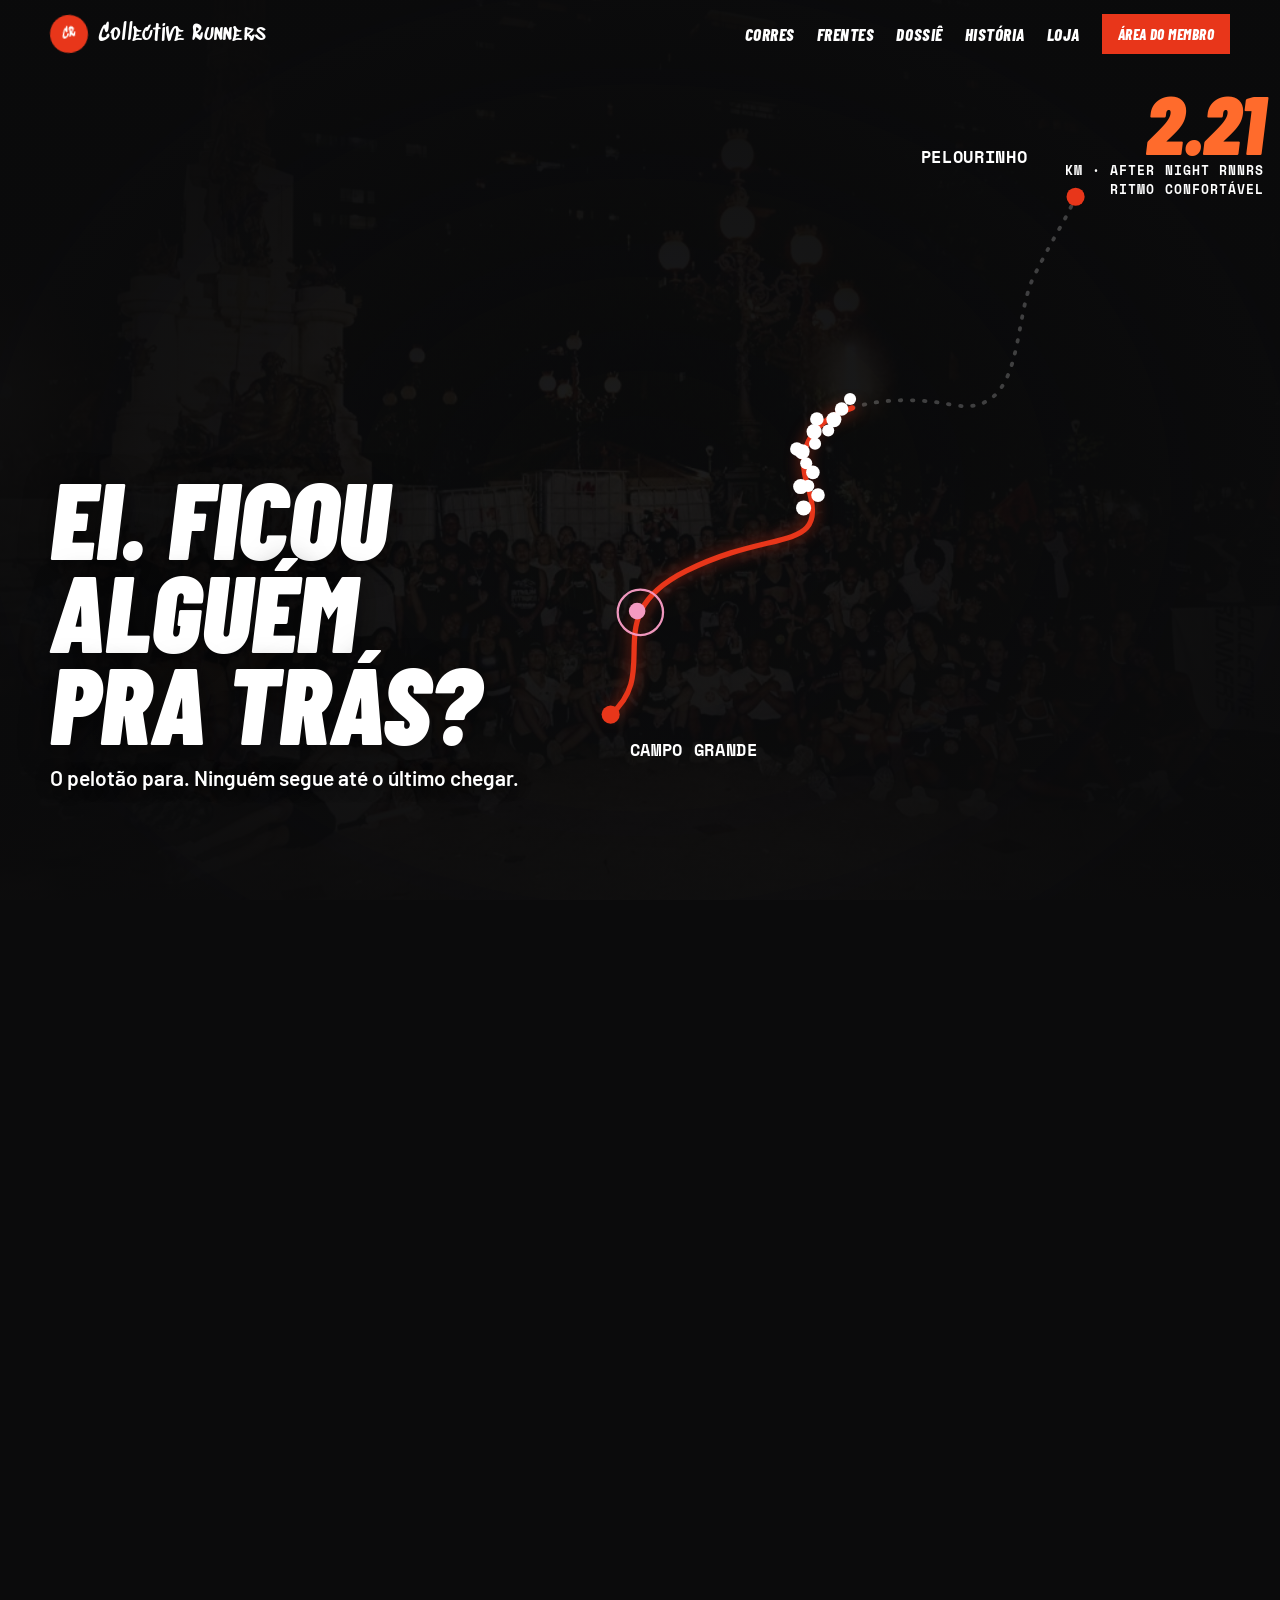
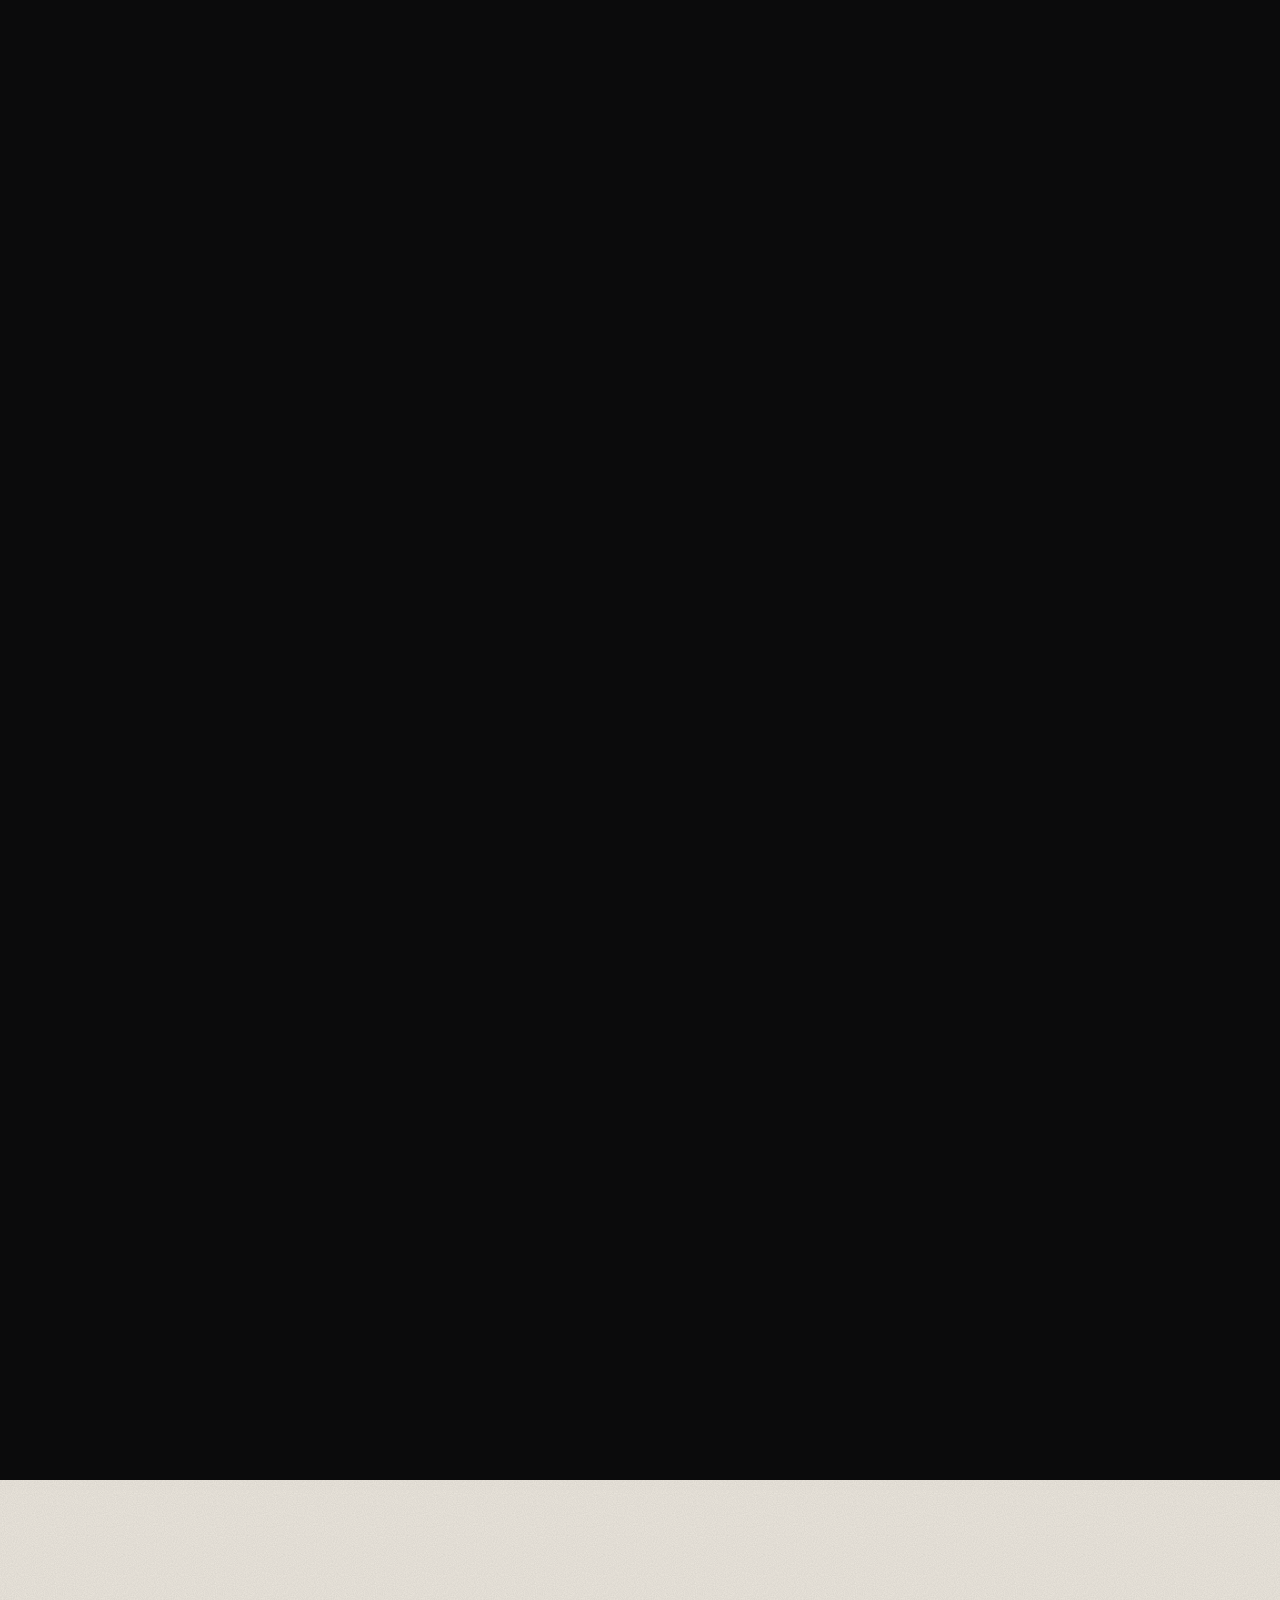
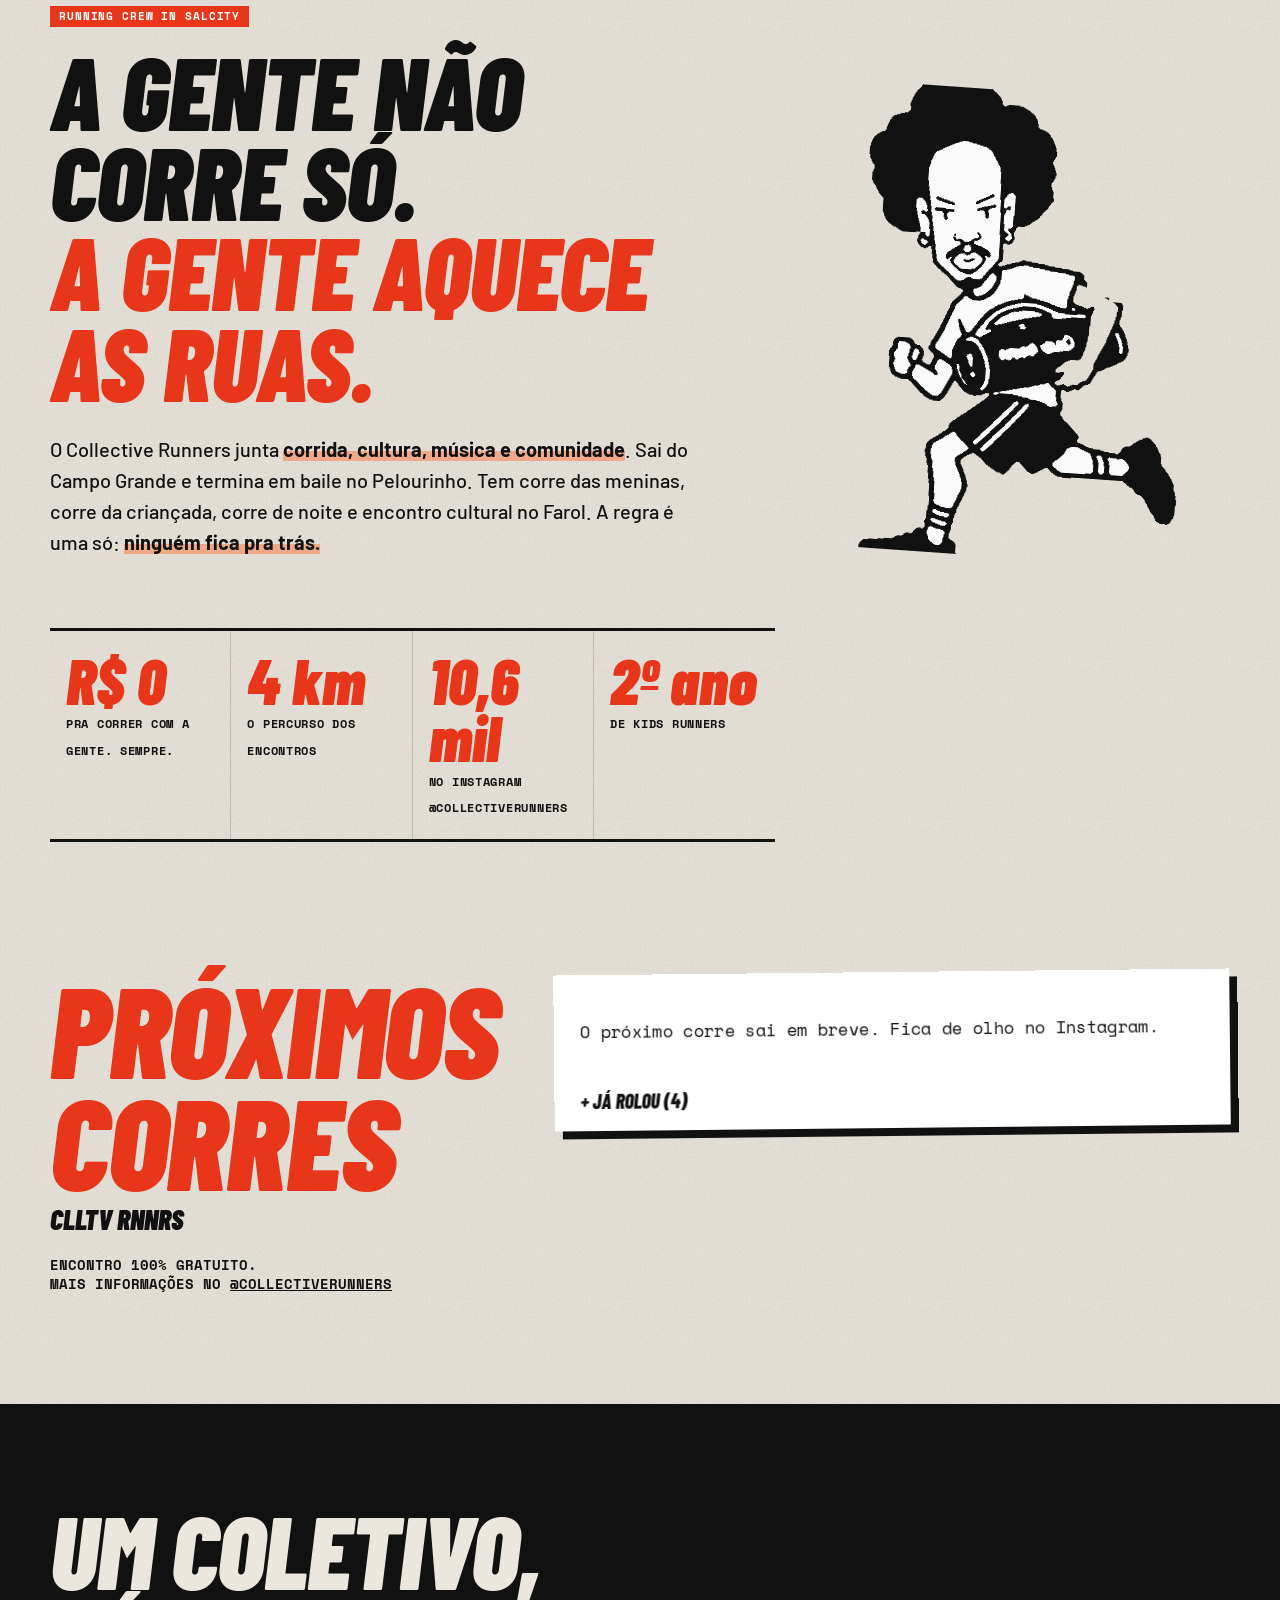
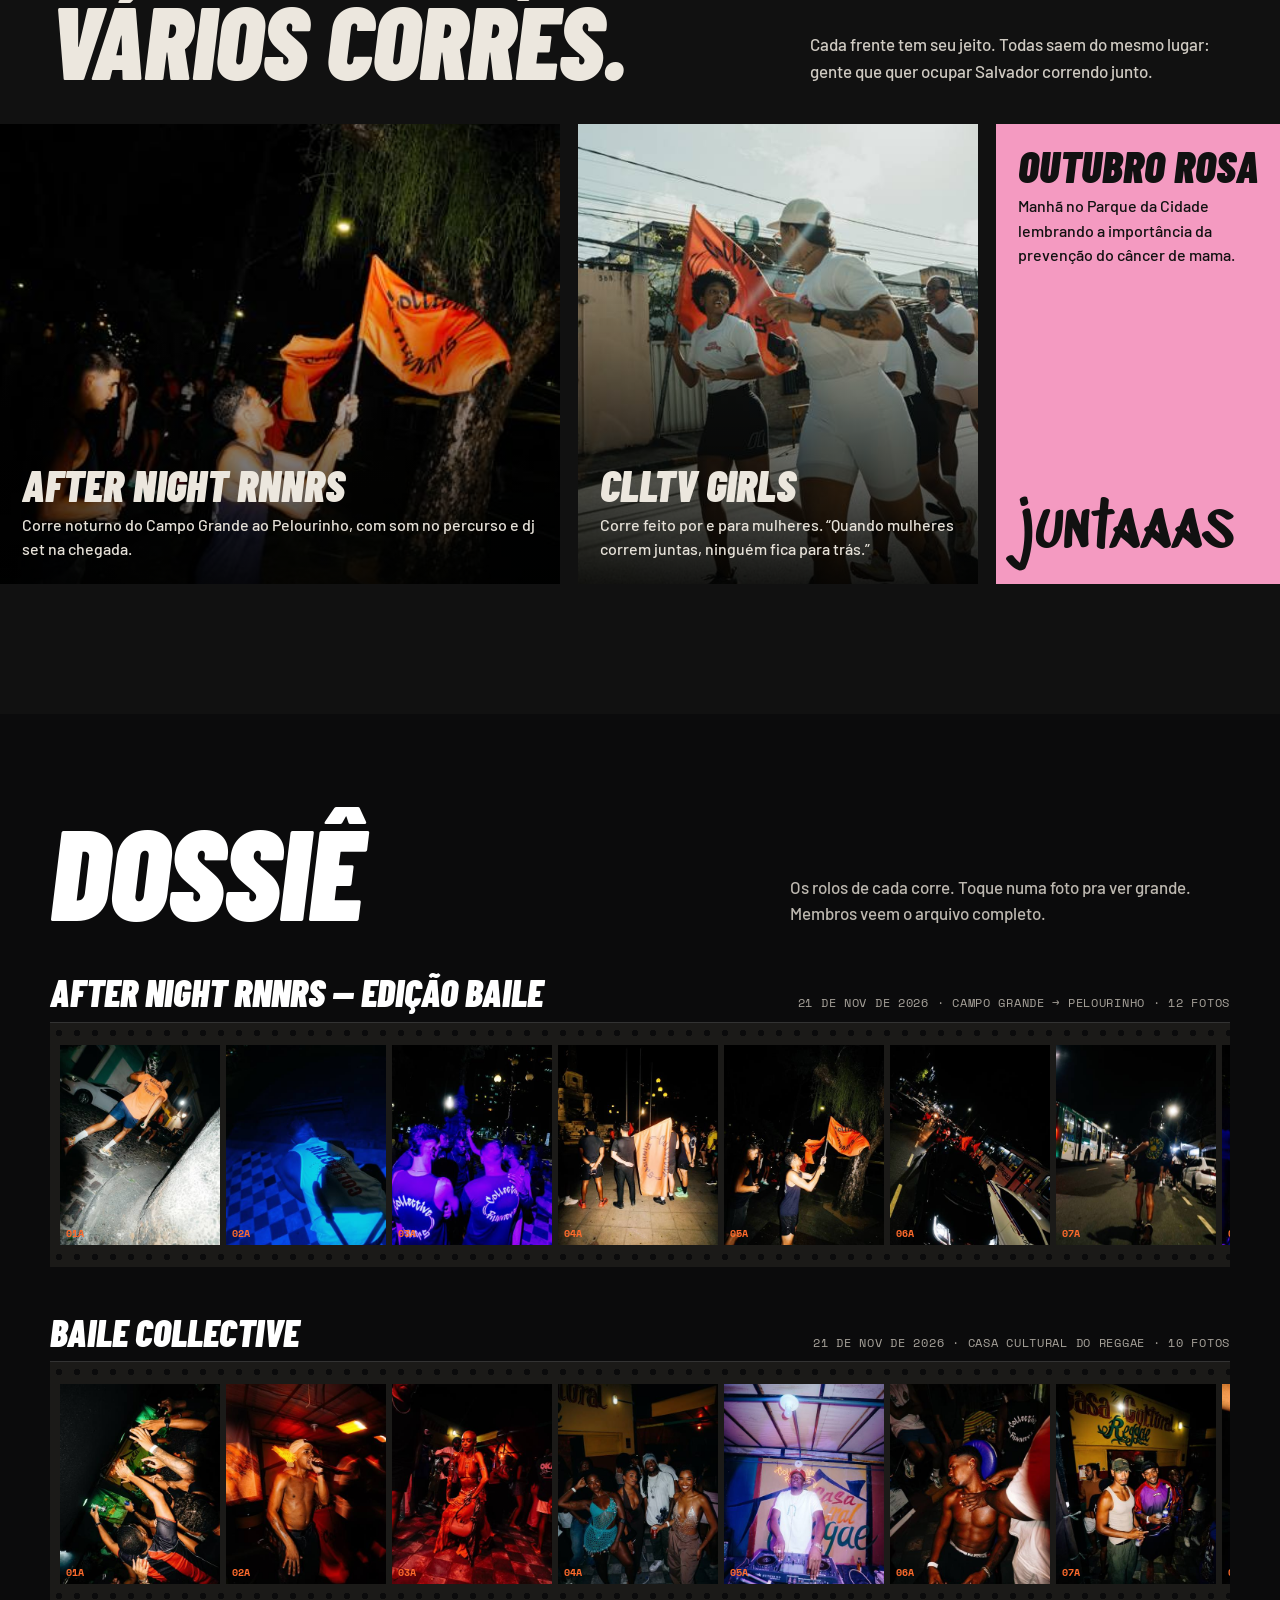
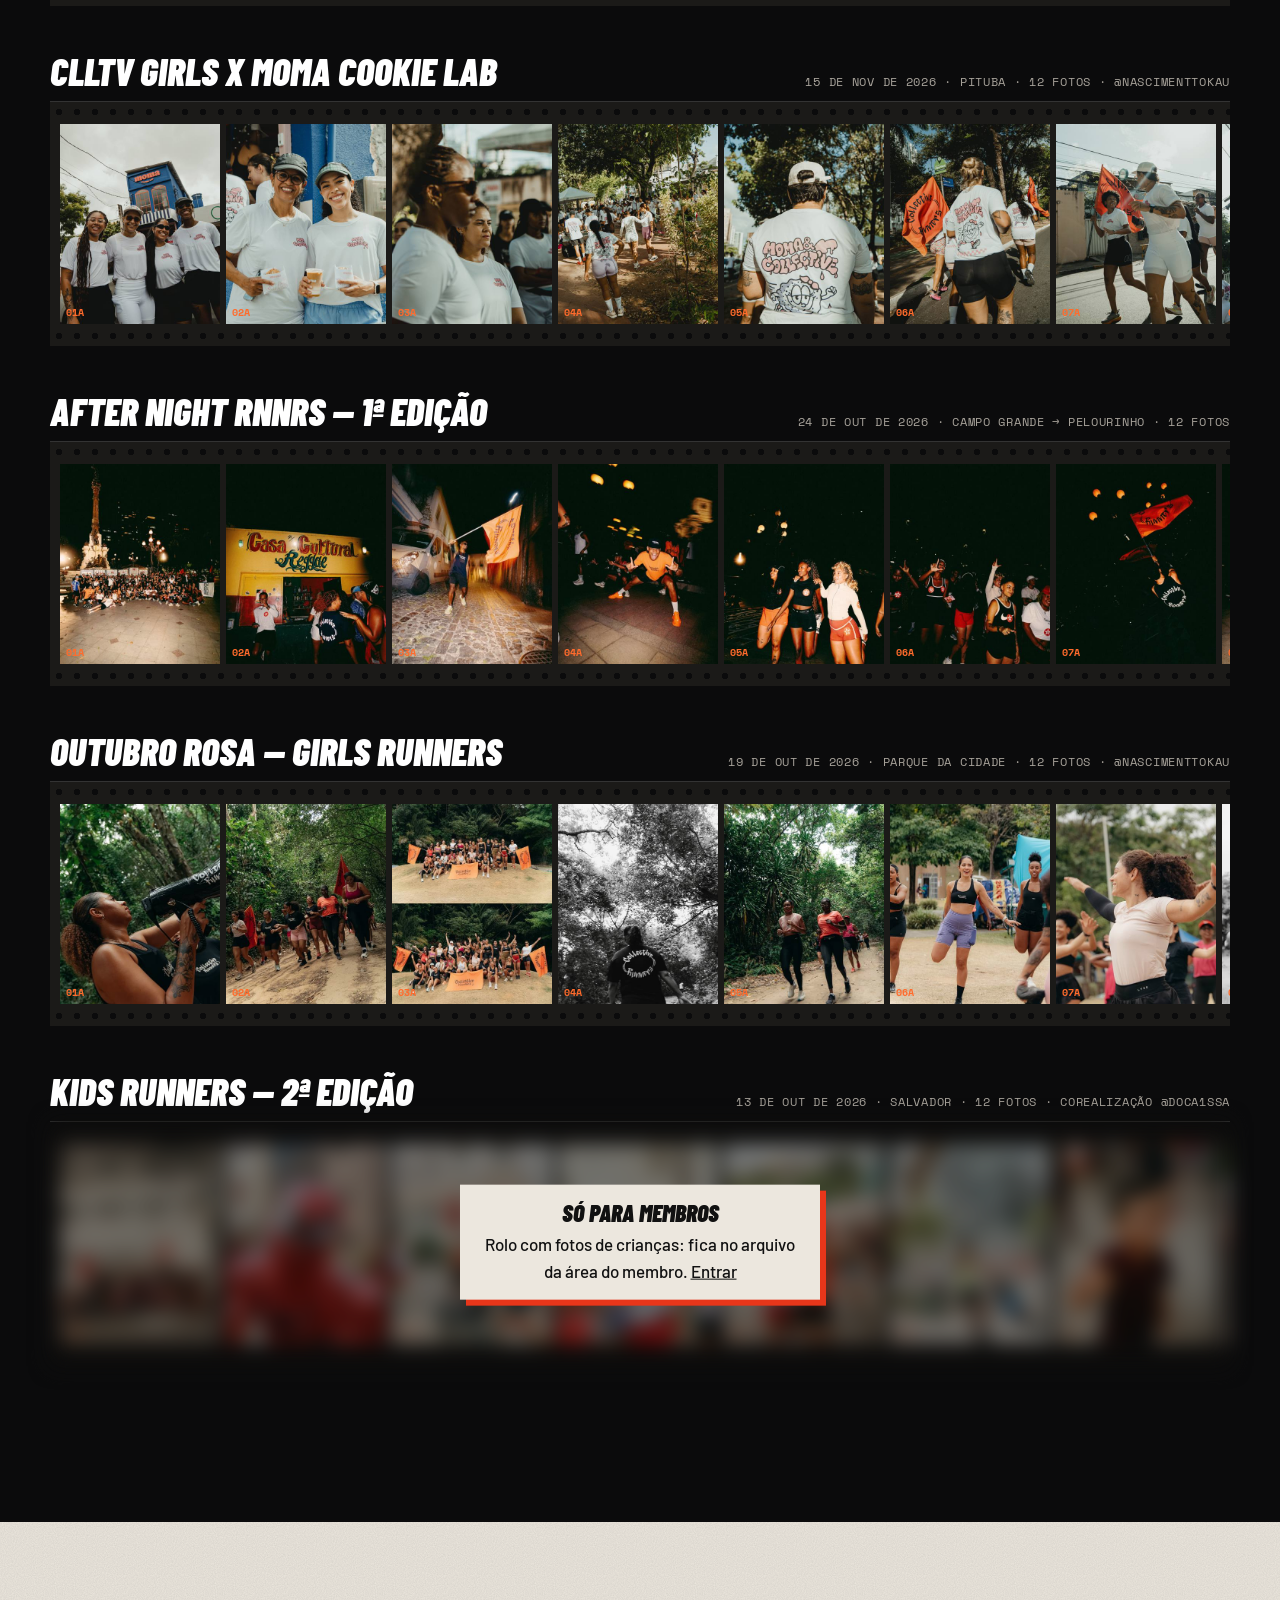
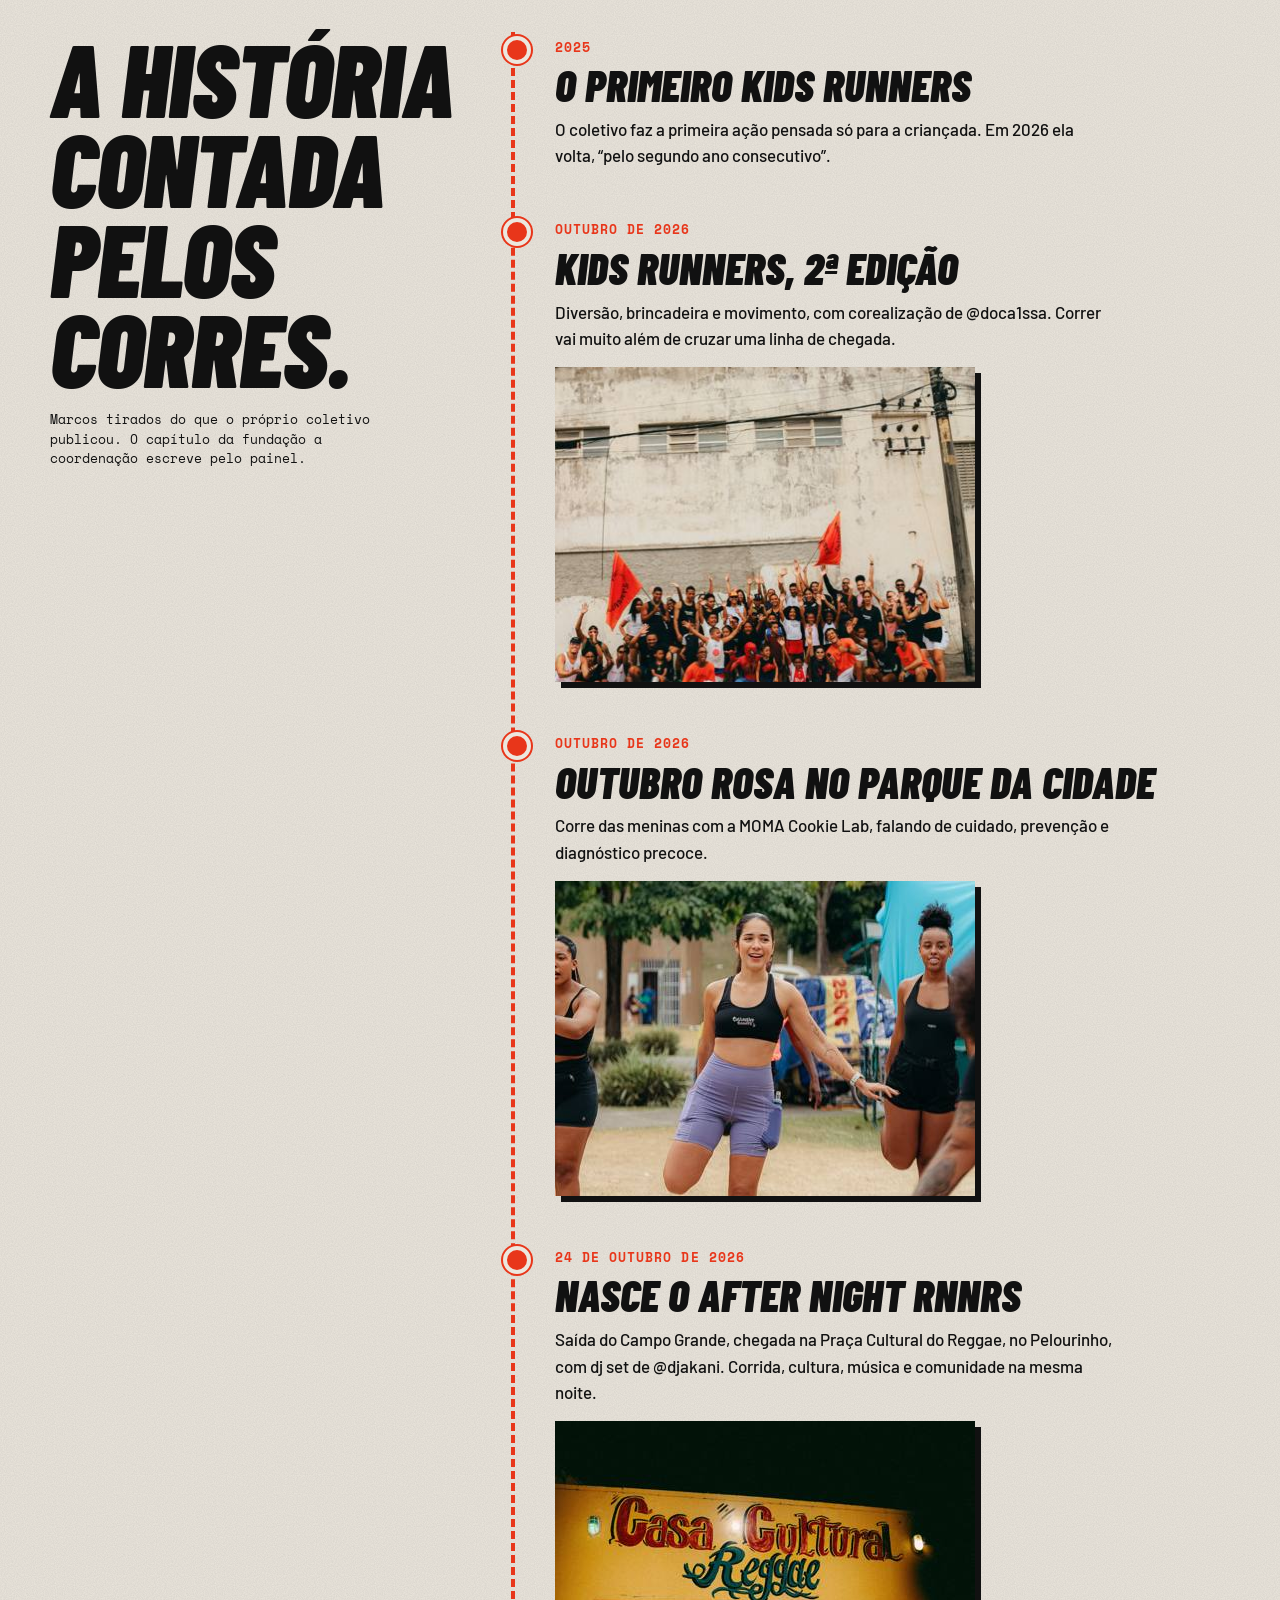
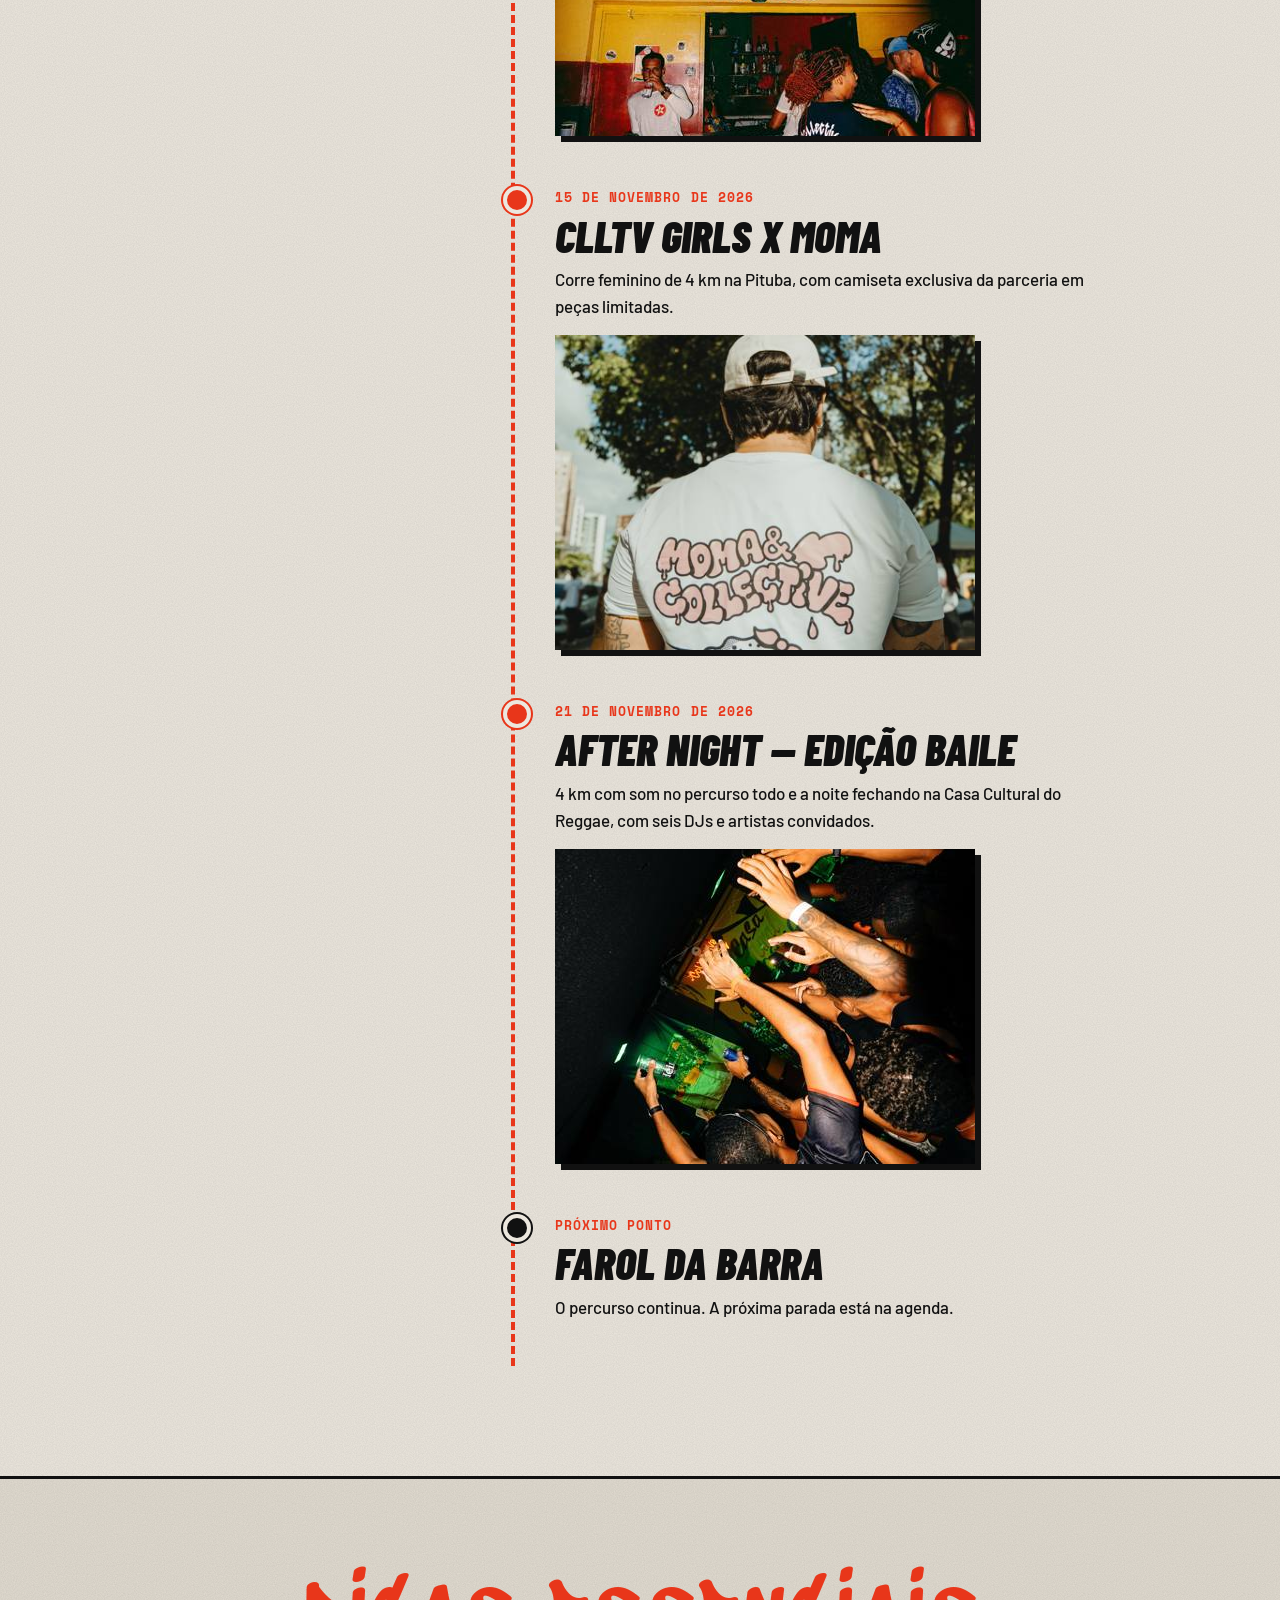
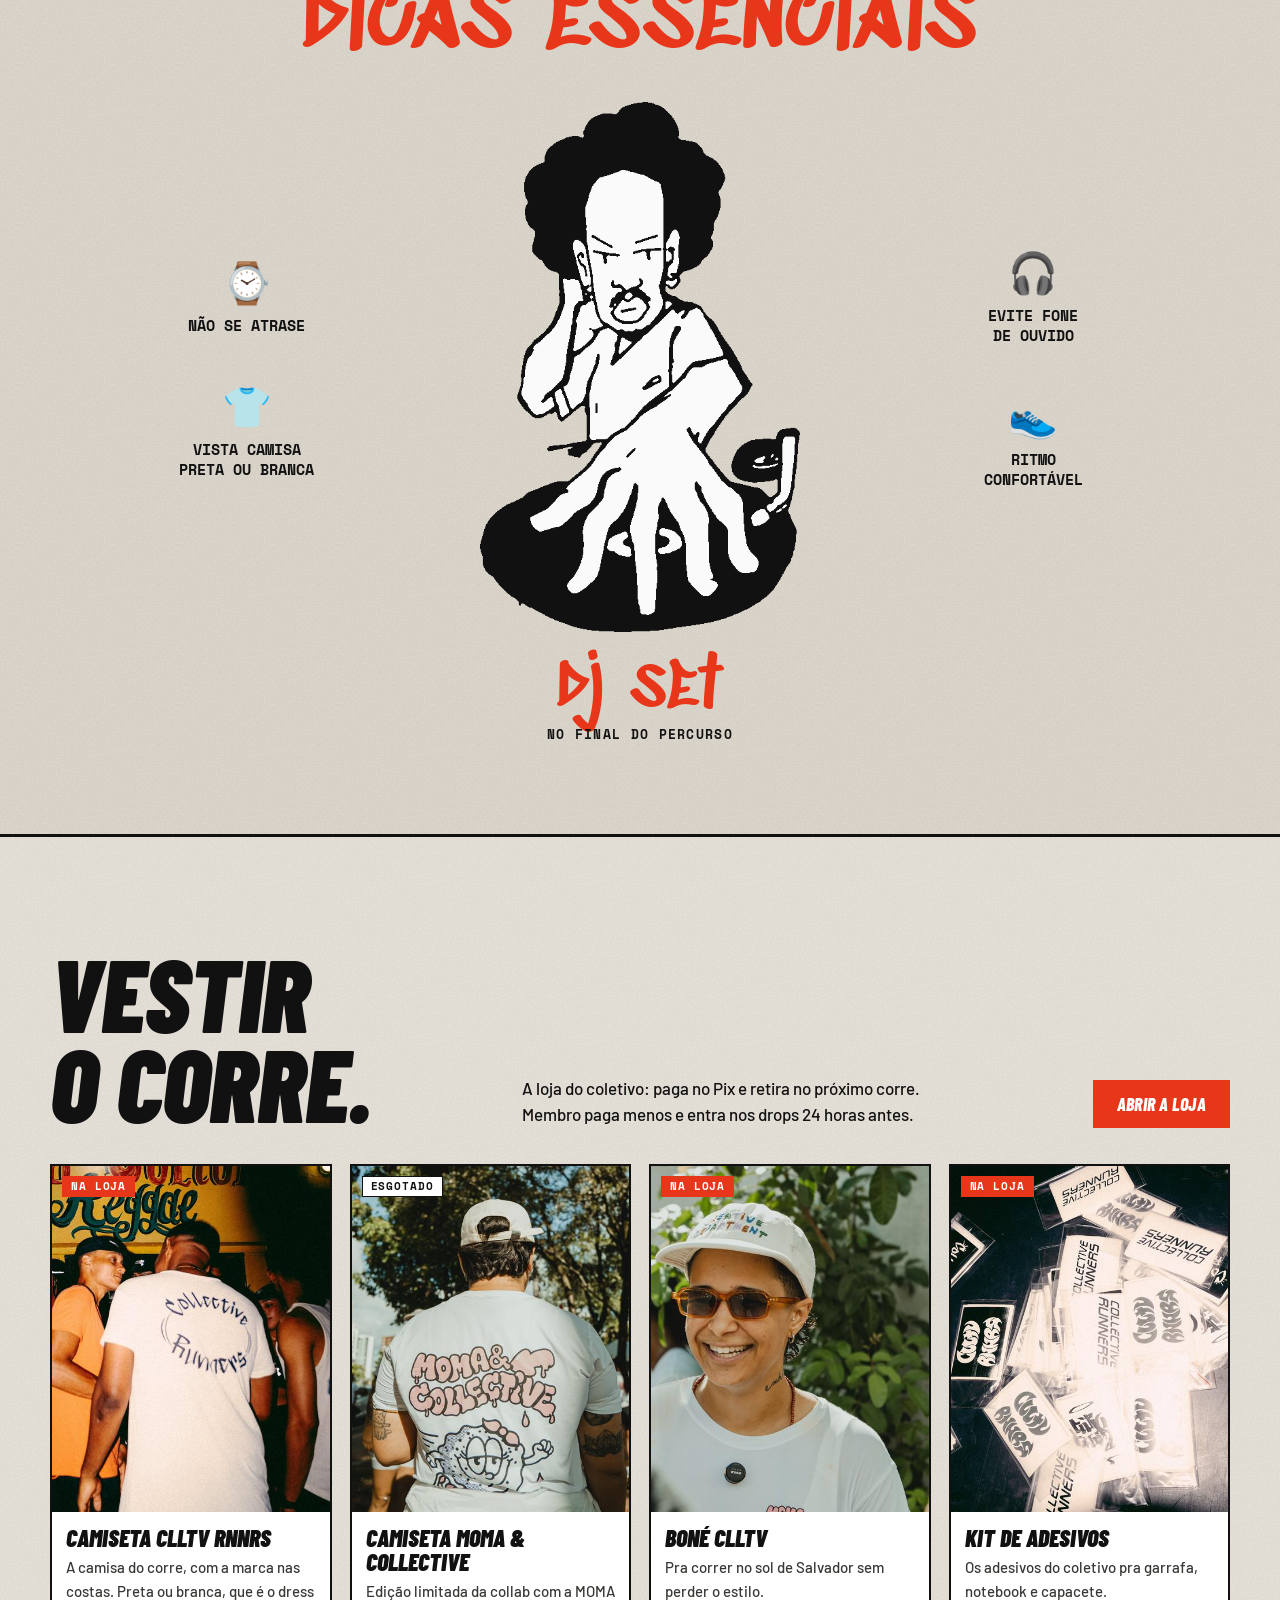
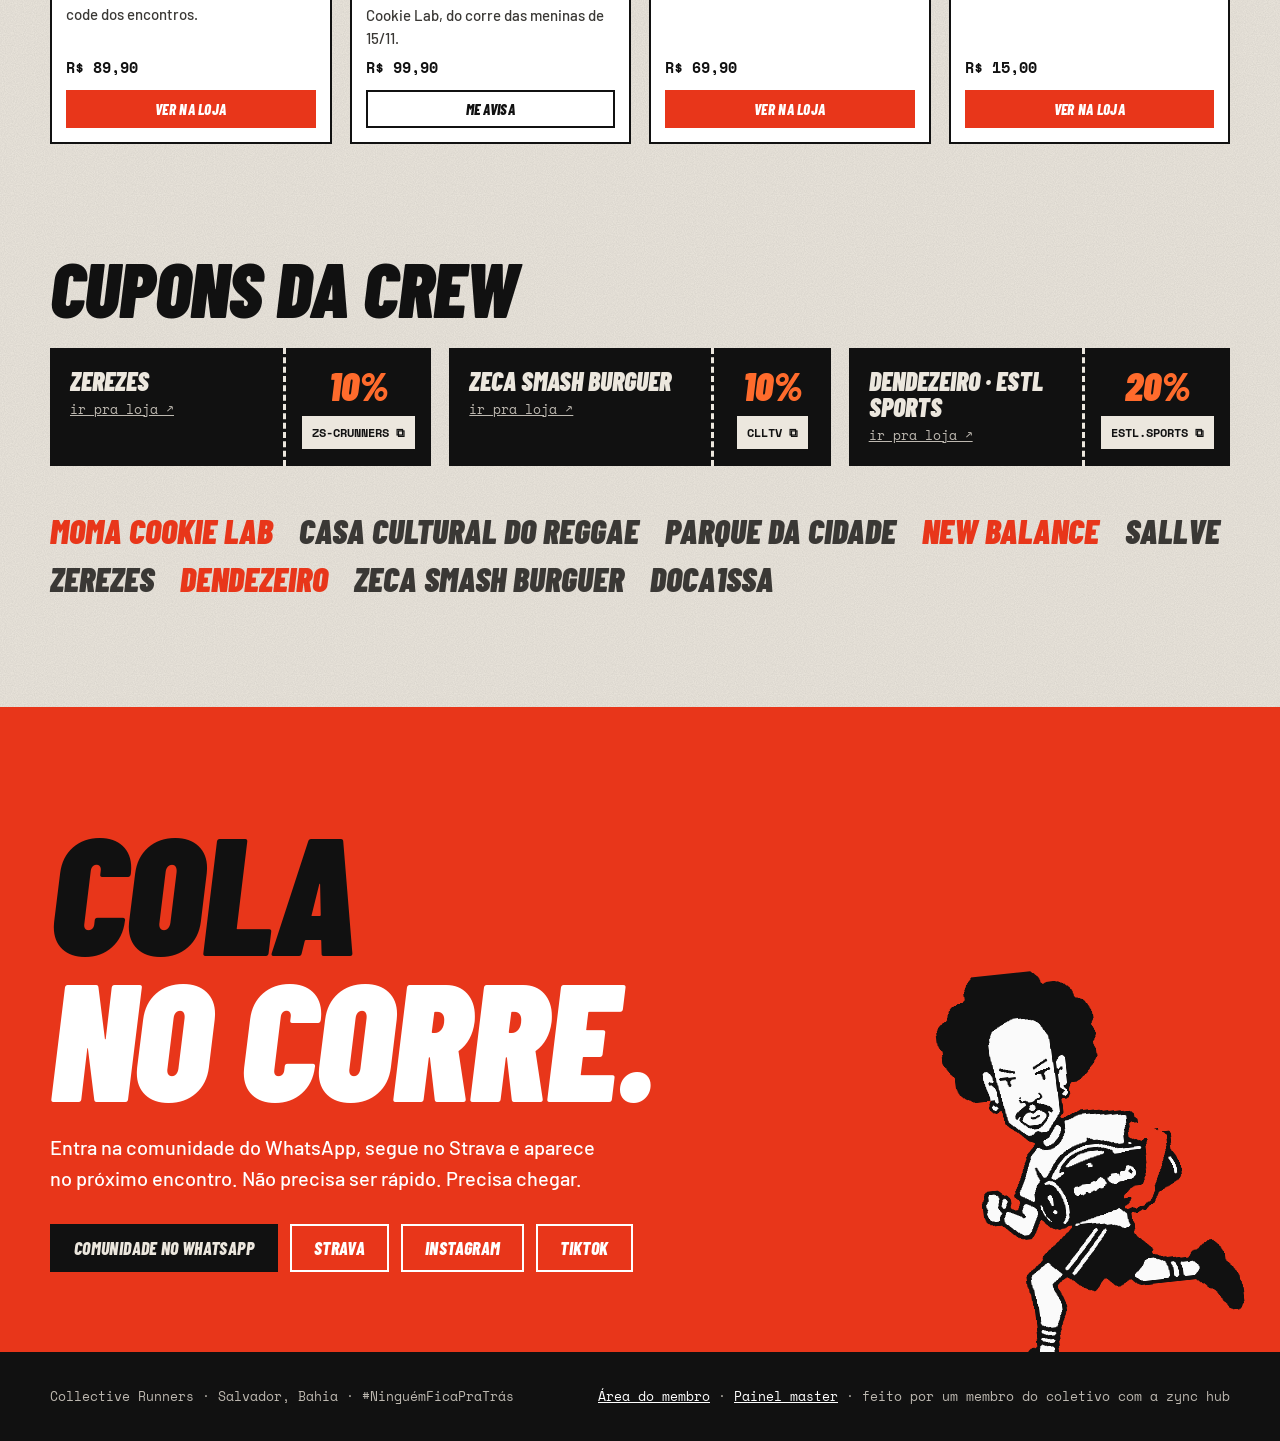
<file: index.html>
<!doctype html>
<html lang="pt-BR">
<head>
<meta charset="utf-8">
<meta name="viewport" content="width=device-width,initial-scale=1">
<title>Collective Runners · Running crew de Salvador</title>
<meta name="description" content="Running crew de Salvador. Corre 100% gratuito, cultura, música e comunidade. #NinguémFicaPraTrás">
<meta property="og:title" content="Collective Runners · Aquecendo as ruas de Salvador">
<meta property="og:description" content="Corre 100% gratuito. Campo Grande, Pelourinho, Pituba, Farol. Ninguém fica pra trás.">
<meta property="og:image" content="fotos/after-baile-corre/12.jpg">
<meta name="theme-color" content="#0B0B0C">
<link rel="icon" href="data:image/svg+xml,%3Csvg xmlns='http://www.w3.org/2000/svg' viewBox='0 0 64 64'%3E%3Ccircle cx='32' cy='32' r='30' fill='%23E8361A'/%3E%3Ctext x='32' y='42' font-size='26' text-anchor='middle' fill='white' font-family='Arial Black' font-style='italic'%3ECR%3C/text%3E%3C/svg%3E">
<link rel="preconnect" href="https://fonts.googleapis.com"><link rel="preconnect" href="https://fonts.gstatic.com" crossorigin>
<link href="https://fonts.googleapis.com/css2?family=Barlow+Condensed:ital,wght@0,700;0,800;1,800;1,900&family=Barlow:wght@400;500;600;700&family=Space+Mono:wght@400;700&family=Sedgwick+Ave+Display&display=swap" rel="stylesheet">
<link rel="stylesheet" href="assets/base.css?v=20261124152021">
<link rel="stylesheet" href="assets/site.css?v=20261124152021">
</head>
<body>

<header class="topo" id="topo">
  <div class="wrap">
    <a class="marca" href="#inicio"><span class="selo">CR</span><b>Collective Runners</b></a>
    <button class="menu-btn" id="menuBtn" aria-expanded="false" aria-controls="menu">Menu</button>
    <nav id="menu">
      <a href="#agenda">Corres</a>
      <a href="#frentes">Frentes</a>
      <a href="#dossie">Dossiê</a>
      <a href="#historia">História</a>
      <a href="loja.html">Loja</a>
      <a class="btn" href="membro.html">Área do membro</a>
    </nav>
  </div>
</header>

<!-- CENA-ASSINATURA: do Campo Grande ao Pelourinho, ninguém fica pra trás -->
<section class="cena" id="inicio" aria-label="Abertura">
  <div class="cena-sticky">
    <img class="cena-bg" src="fotos/after-out/01.jpg" alt="Pelotão reunido à noite no Campo Grande" fetchpriority="high">
    <div class="cena-bg-veu"></div>

    <svg class="rota" id="rota" viewBox="0 0 1000 1000" aria-hidden="true">
      <path id="trilha" class="trilha" d="M190 850 C260 790 170 720 290 660 S480 640 450 545 S540 420 640 440 S720 330 750 270 S790 200 805 165"/>
      <path id="feito" class="feito" d="M190 850 C260 790 170 720 290 660 S480 640 450 545 S540 420 640 440 S720 330 750 270 S790 200 805 165"/>
      <circle class="pino" cx="190" cy="850" r="12"/>
      <text x="215" y="905">CAMPO GRANDE</text>
      <circle class="pino" cx="805" cy="165" r="12"/>
      <text x="600" y="120">PELOURINHO</text>
      <circle id="halo" class="halo" r="30"/>
      <g id="pelotao"></g>
    </svg>

    <div class="cena-chegada" id="chegada"><img src="fotos/after-baile-corre/12.jpg" alt="O coletivo reunido na chegada, no Pelourinho"></div>

    <div class="cena-hud" aria-hidden="true">
      <span class="km" id="km">0.00</span>
      <span>km · after night rnnrs</span>
      <span id="ritmo">concentração · 19h</span>
    </div>

    <div class="frase" data-de="0" data-ate=".15">
      <h1>19h.<br>Praça do<br>Campo Grande.</h1>
      <p>Running crew de Salvador. Camisa preta ou branca, e chega no horário.</p>
    </div>
    <div class="frase" data-de=".17" data-ate=".36">
      <h2>4 km de som<br>e asfalto.</h2>
      <p>O corre é leve, o ritmo é confortável. A rua inteira escuta a gente passar.</p>
    </div>
    <div class="frase" data-de=".38" data-ate=".55">
      <h2>Ei. Ficou<br>alguém<br>pra trás?</h2>
      <p>O pelotão para. Ninguém segue até o último chegar.</p>
    </div>
    <div class="frase" data-de=".57" data-ate=".78">
      <span class="grafite">#NinguémFica<br>PraTrás</span>
    </div>
    <div class="frase" data-de=".86" data-ate="1.01">
      <h2>Pelourinho.<br>Todo mundo<br>junto.</h2>
      <p>Corrida, cultura, música e comunidade. Nosso corre é 100% gratuito.</p>
      <div class="acoes">
        <a class="btn brasa" href="#agenda">Ver próximos corres</a>
        <a class="btn vazado" id="ctaWpp1" href="#" target="_blank" rel="noopener">Entrar na comunidade</a>
      </div>
    </div>
    <div class="rolar" id="rolar">role ↓</div>
  </div>
</section>

<!-- MANIFESTO -->
<section class="manifesto" id="quem">
  <div class="wrap">
    <div>
      <span class="tag brasa">Running crew in Salcity</span>
      <h2 class="titulo sobe" style="margin-top:18px">A gente não<br>corre só.<br><em>A gente aquece<br>as ruas.</em></h2>
      <p class="texto sobe">O Collective Runners junta <strong>corrida, cultura, música e comunidade</strong>. Sai do Campo Grande e termina em baile no Pelourinho. Tem corre das meninas, corre da criançada, corre de noite e encontro cultural no Farol. A regra é uma só: <strong>ninguém fica pra trás.</strong></p>
    </div>
    <img class="mascote" src="assets/mascote-corre.png" alt="Mascote do coletivo correndo com uma caixa de som">
  </div>
  <div class="wrap">
    <div class="numeros">
      <div><b>R$ 0</b><span>pra correr com a gente. Sempre.</span></div>
      <div><b>4 km</b><span>o percurso dos encontros</span></div>
      <div><b>10,6 mil</b><span>no Instagram @collectiverunners</span></div>
      <div><b>2º ano</b><span>de Kids Runners</span></div>
    </div>
  </div>
</section>

<!-- AGENDA -->
<section class="agenda" id="agenda">
  <div class="wrap cartaz">
    <div>
      <h2 class="titulo">Próximos<br>corres</h2>
      <div class="sub">CLLTV RNNRS</div>
      <p class="gratis">Encontro 100% gratuito.<br>Mais informações no <a href="#" id="linkInsta" target="_blank" rel="noopener">@collectiverunners</a></p>
    </div>
    <div class="folha" id="folha"></div>
  </div>
</section>

<!-- FRENTES -->
<section class="frentes" id="frentes">
  <div class="wrap intro">
    <h2 class="titulo">Um coletivo,<br>vários corres.</h2>
    <p>Cada frente tem seu jeito. Todas saem do mesmo lugar: gente que quer ocupar Salvador correndo junto.</p>
  </div>
  <div class="trilho">
    <article class="frente larga"><img src="fotos/after-baile-corre/05_t.jpg" alt="" loading="lazy"><div class="info"><h3>After Night Rnnrs</h3><p>Corre noturno do Campo Grande ao Pelourinho, com som no percurso e dj set na chegada.</p></div></article>
    <article class="frente media"><img src="fotos/girls-moma/07_t.jpg" alt="" loading="lazy"><div class="info"><h3>CLLTV Girls</h3><p>Corre feito por e para mulheres. “Quando mulheres correm juntas, ninguém fica para trás.”</p></div></article>
    <article class="frente estreita papel rosa"><div class="info"><h3>Outubro Rosa</h3><p>Manhã no Parque da Cidade lembrando a importância da prevenção do câncer de mama.</p></div><span class="grafite">juntaaas</span></article>
    <article class="frente media"><img src="fotos/kids/01_t.jpg" alt="" loading="lazy"><div class="info"><h3>Kids Runners</h3><p>A rua também é lugar de brincar. Segundo ano seguido de corre pra criançada.</p></div></article>
    <article class="frente larga"><img src="fotos/after-baile-festa/05_t.jpg" alt="" loading="lazy"><div class="info"><h3>Baile CLLTV</h3><p>A chegada é só o começo: Casa Cultural do Reggae, DJs e artistas convidados.</p></div></article>
    <article class="frente estreita papel"><div class="info"><h3>Banho de mar &amp; Convida Crews</h3><p>Encontros com outras crews e o mergulho depois do corre. Tá tudo nos destaques do Instagram.</p></div><span class="grafite">salcity</span></article>
  </div>
</section>

<!-- DOSSIÊ -->
<section class="dossie" id="dossie">
  <div class="wrap">
    <div class="intro">
      <h2 class="titulo">Dossiê</h2>
      <p>Os rolos de cada corre. Toque numa foto pra ver grande. Membros veem o arquivo completo.</p>
    </div>
    <div id="rolos"></div>
  </div>
</section>

<!-- HISTÓRIA -->
<section class="historia" id="historia">
  <div class="wrap">
    <div>
      <h2 class="titulo">A história<br>contada<br>pelos corres.</h2>
      <p class="aviso">Marcos tirados do que o próprio coletivo publicou. O capítulo da fundação a coordenação escreve pelo painel.</p>
    </div>
    <div class="percurso">
      <div class="ponto sobe"><span class="quando">2025</span><h3>O primeiro Kids Runners</h3><p>O coletivo faz a primeira ação pensada só para a criançada. Em 2026 ela volta, “pelo segundo ano consecutivo”.</p></div>
      <div class="ponto sobe"><span class="quando">Outubro de 2026</span><h3>Kids Runners, 2ª edição</h3><p>Diversão, brincadeira e movimento, com corealização de @doca1ssa. Correr vai muito além de cruzar uma linha de chegada.</p><img src="fotos/kids/01_t.jpg" alt="Kids Runners reunidos com as bandeiras do coletivo" loading="lazy"></div>
      <div class="ponto sobe"><span class="quando">Outubro de 2026</span><h3>Outubro Rosa no Parque da Cidade</h3><p>Corre das meninas com a MOMA Cookie Lab, falando de cuidado, prevenção e diagnóstico precoce.</p><img src="fotos/outubro-rosa/06_t.jpg" alt="Corredoras na trilha do Parque da Cidade" loading="lazy"></div>
      <div class="ponto sobe"><span class="quando">24 de outubro de 2026</span><h3>Nasce o After Night Rnnrs</h3><p>Saída do Campo Grande, chegada na Praça Cultural do Reggae, no Pelourinho, com dj set de @djakani. Corrida, cultura, música e comunidade na mesma noite.</p><img src="fotos/after-out/02_t.jpg" alt="Chegada na Casa Cultural do Reggae" loading="lazy"></div>
      <div class="ponto sobe"><span class="quando">15 de novembro de 2026</span><h3>CLLTV Girls x MOMA</h3><p>Corre feminino de 4 km na Pituba, com camiseta exclusiva da parceria em peças limitadas.</p><img src="fotos/girls-moma/05_t.jpg" alt="Corredora com a camiseta MOMA &amp; Collective" loading="lazy"></div>
      <div class="ponto sobe"><span class="quando">21 de novembro de 2026</span><h3>After Night — Edição Baile</h3><p>4 km com som no percurso todo e a noite fechando na Casa Cultural do Reggae, com seis DJs e artistas convidados.</p><img src="fotos/after-baile-festa/01_t.jpg" alt="Baile na Casa Cultural do Reggae" loading="lazy"></div>
      <div class="ponto fim sobe"><span class="quando">Próximo ponto</span><h3 id="proxHist">Farol da Barra</h3><p>O percurso continua. A próxima parada está na agenda.</p></div>
    </div>
  </div>
</section>

<!-- DICAS (do cartaz deles) -->
<section class="dicas" aria-label="Dicas essenciais">
  <div class="wrap">
    <h2>dicas essenciais</h2>
    <div class="col">
      <div class="dica"><i>⌚</i>Não se atrase</div>
      <div class="dica"><i>👕</i>Vista camisa<br>preta ou branca</div>
    </div>
    <img src="assets/mascote-dj.png" alt="Mascote do coletivo no toca-discos" loading="lazy">
    <div class="col">
      <div class="dica"><i>🎧</i>Evite fone<br>de ouvido</div>
      <div class="dica"><i>👟</i>Ritmo<br>confortável</div>
    </div>
    <div class="rodape">dj set<small>no final do percurso</small></div>
  </div>
</section>

<!-- LOJA -->
<section class="loja" id="loja">
  <div class="wrap">
    <div class="intro">
      <h2 class="titulo">Vestir<br>o corre.</h2>
      <p>A loja do coletivo: paga no Pix e retira no próximo corre. Membro paga menos e entra nos drops 24 horas antes.</p>
      <a class="btn brasa" href="loja.html">Abrir a loja</a>
    </div>
    <div class="vitrine" id="vitrine"></div>
  </div>
</section>

<!-- CUPONS -->
<section class="cupons">
  <div class="wrap">
    <h2 class="titulo">Cupons da crew</h2>
    <div class="tickets" id="tickets"></div>
    <div class="apoios" id="apoios" aria-label="Parceiros e apoios"></div>
  </div>
</section>

<!-- CTA -->
<section class="cola" id="cola">
  <div class="wrap">
    <h2 class="titulo">Cola<br><span>no corre.</span></h2>
    <p>Entra na comunidade do WhatsApp, segue no Strava e aparece no próximo encontro. Não precisa ser rápido. Precisa chegar.</p>
    <div class="acoes">
      <a class="btn" id="ctaWpp2" href="#" target="_blank" rel="noopener">Comunidade no WhatsApp</a>
      <a class="btn vazado" id="ctaStrava" href="#" target="_blank" rel="noopener">Strava</a>
      <a class="btn vazado" id="ctaInsta" href="#" target="_blank" rel="noopener">Instagram</a>
      <a class="btn vazado" id="ctaTiktok" href="#" target="_blank" rel="noopener">TikTok</a>
    </div>
  </div>
  <img class="mascote" src="assets/mascote-corre.png" alt="" loading="lazy">
</section>

<footer class="rodape-site">
  <div class="wrap">
    <span>Collective Runners · Salvador, Bahia · #NinguémFicaPraTrás</span>
    <span><a href="membro.html">Área do membro</a> · <a href="admin.html">Painel master</a> · feito por um membro do coletivo com a zync hub</span>
  </div>
</footer>

<!-- Lista de espera da loja -->
<div class="modal" id="modalEspera" role="dialog" aria-modal="true" aria-labelledby="meTit">
  <form class="caixa" id="formEspera">
    <button type="button" class="fechar" aria-label="Fechar">×</button>
    <h3 id="meTit">Me avisa</h3>
    <p style="margin-bottom:16px" id="mePeca"></p>
    <div class="campo"><label for="meNome">Nome</label><input id="meNome" required autocomplete="name"></div>
    <div class="campo"><label for="meWpp">WhatsApp</label><input id="meWpp" required inputmode="tel" autocomplete="tel" placeholder="(71) 9 0000-0000"></div>
    <div class="campo"><label for="meTam">Tamanho (se for roupa)</label><select id="meTam"><option>—</option><option>PP</option><option>P</option><option>M</option><option>G</option><option>GG</option></select></div>
    <button class="btn brasa" style="width:100%">Entrar na lista</button>
  </form>
</div>

<div class="toast" id="toast" role="status"></div>
<script src="assets/dados.js?v=20261124152021"></script>
<script src="assets/site.js?v=20261124152021"></script>
</body>
</html>
</file>
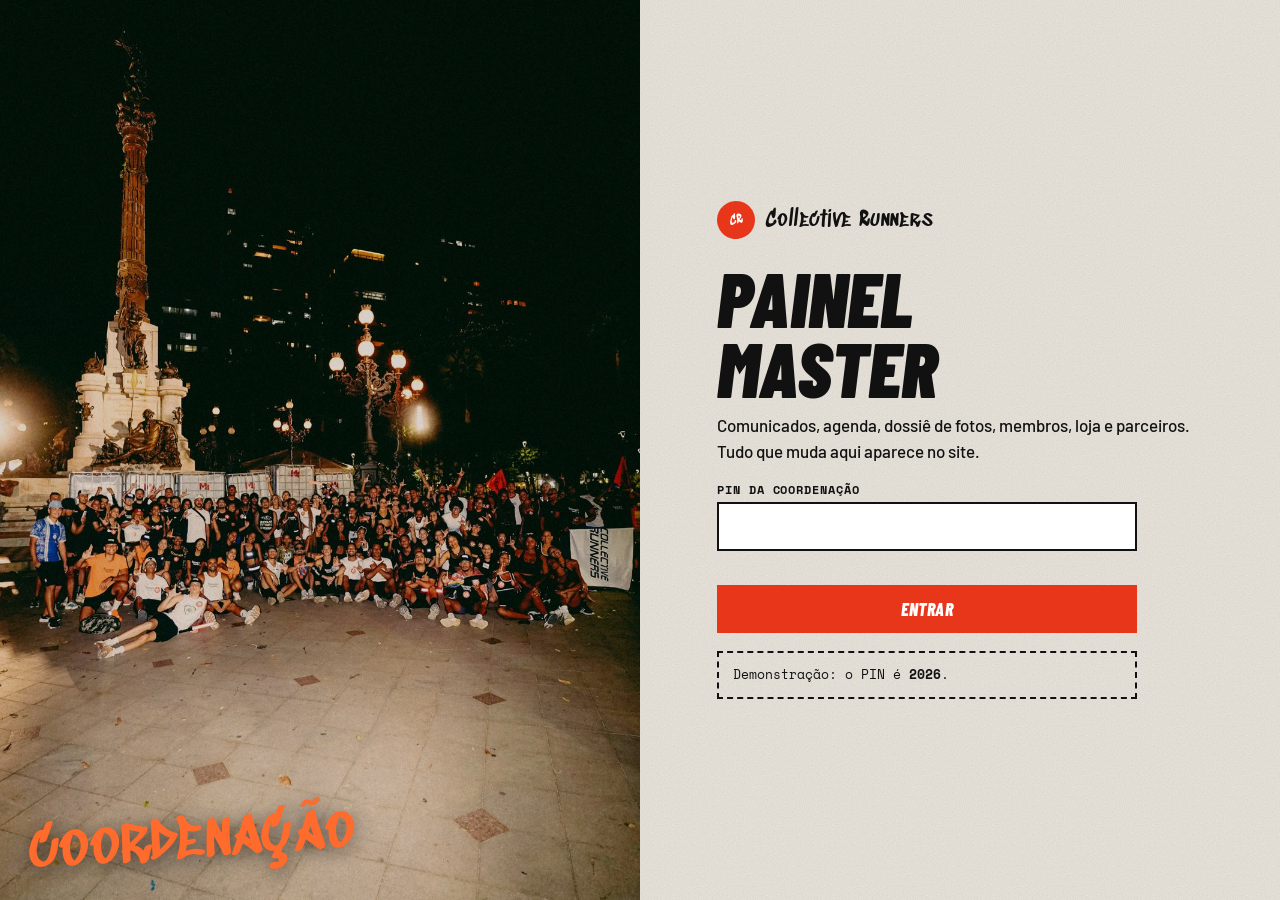
<file: admin.html>
<!doctype html>
<html lang="pt-BR">
<head>
<meta charset="utf-8">
<meta name="viewport" content="width=device-width,initial-scale=1">
<title>Painel master · Collective Runners</title>
<meta name="robots" content="noindex">
<meta name="theme-color" content="#111111">
<link rel="icon" href="data:image/svg+xml,%3Csvg xmlns='http://www.w3.org/2000/svg' viewBox='0 0 64 64'%3E%3Ccircle cx='32' cy='32' r='30' fill='%23111'/%3E%3Ctext x='32' y='42' font-size='26' text-anchor='middle' fill='%23E8361A' font-family='Arial Black' font-style='italic'%3ECR%3C/text%3E%3C/svg%3E">
<link rel="preconnect" href="https://fonts.googleapis.com"><link rel="preconnect" href="https://fonts.gstatic.com" crossorigin>
<link href="https://fonts.googleapis.com/css2?family=Barlow+Condensed:ital,wght@0,700;0,800;1,800;1,900&family=Barlow:wght@400;500;600;700&family=Space+Mono:wght@400;700&family=Sedgwick+Ave+Display&display=swap" rel="stylesheet">
<link rel="stylesheet" href="assets/base.css?v=20261124152021">
<link rel="stylesheet" href="assets/app.css?v=20261124152021">
</head>
<body class="app">

<section class="entrada" id="telaEntrada" hidden>
  <div class="foto"><img src="fotos/after-out/01.jpg" alt="Pelotão no Campo Grande"><span>coordenação</span></div>
  <div class="form">
    <a class="marca" href="index.html"><span class="selo">CR</span><b>Collective Runners</b></a>
    <h1>Painel<br>master</h1>
    <p>Comunicados, agenda, dossiê de fotos, membros, loja e parceiros. Tudo que muda aqui aparece no site.</p>
    <form id="formPin">
      <div class="campo"><label for="pin">PIN da coordenação</label><input id="pin" type="password" inputmode="numeric" required autocomplete="current-password"></div>
      <p class="erro" id="pErro" role="alert"></p>
      <button class="btn brasa" style="width:100%">Entrar</button>
    </form>
    <div class="dica-demo">Demonstração: o PIN é <b>2026</b>.</div>
  </div>
</section>

<div id="telaApp" hidden>
  <header class="app-topo">
    <div class="wrap">
      <a class="marca" href="index.html"><span class="selo">CR</span><b>Painel master</b></a>
      <div class="quem"><a href="index.html" target="_blank" style="font:700 12px var(--f-mono);text-transform:uppercase">ver site ↗</a><button id="sair">Sair</button></div>
    </div>
  </header>
  <main class="wrap">
    <div class="abas" role="tablist">
      <button role="tab" data-aba="geral" aria-selected="true">Visão geral</button>
      <button role="tab" data-aba="comunicados" aria-selected="false">Comunicados</button>
      <button role="tab" data-aba="agenda" aria-selected="false">Agenda</button>
      <button role="tab" data-aba="dossie" aria-selected="false">Dossiê</button>
      <button role="tab" data-aba="membros" aria-selected="false">Membros <span class="n" id="nPend"></span></button>
      <button role="tab" data-aba="pedidos" aria-selected="false">Pedidos <span class="n" id="nPed"></span></button>
      <button role="tab" data-aba="loja" aria-selected="false">Peças</button>
      <button role="tab" data-aba="parceiros" aria-selected="false">Parceiros</button>
      <button role="tab" data-aba="config" aria-selected="false">Config</button>
    </div>

    <section class="painel-sec" data-sec="geral">
      <div class="kpis" id="kpis"></div>
      <div class="duas">
        <div class="caixa-p"><h3>Próximo corre</h3><div id="geralProx"></div></div>
        <div class="caixa-p"><h3>Pra resolver</h3><ul class="lista-simples" id="geralPend"></ul></div>
      </div>
    </section>

    <section class="painel-sec" data-sec="comunicados" hidden>
      <div class="cab-sec"><h2>Comunicados</h2><p>“Público” aparece no site e no mural. Desmarcado, só os membros veem. “Fixar” deixa no topo do mural.</p></div>
      <div class="duas">
        <form class="caixa-p" id="formCom">
          <h3 id="comTit">Novo comunicado</h3>
          <input type="hidden" id="comId">
          <div class="campo"><label for="comTitulo">Título</label><input id="comTitulo" required maxlength="90"></div>
          <div class="campo"><label for="comTexto">Texto</label><textarea id="comTexto" required></textarea></div>
          <div class="form-grade">
            <div class="campo"><label for="comTag">Etiqueta</label><select id="comTag"><option>Aviso</option><option>Agenda</option><option>Dossiê</option><option>Loja</option><option>Membros</option><option>Parceria</option></select></div>
            <div class="campo"><label for="comData">Data</label><input id="comData" type="date" required></div>
          </div>
          <label class="check"><input type="checkbox" id="comPub" checked> Público (site + mural)</label>
          <label class="check" style="margin:8px 0 16px"><input type="checkbox" id="comFixo"> Fixar no topo</label>
          <div style="display:flex;gap:10px;flex-wrap:wrap"><button class="btn brasa">Publicar</button><button type="button" class="btn vazado" id="comLimpar">Limpar</button></div>
        </form>
        <div id="listaCom" style="display:grid;gap:12px;align-content:start"></div>
      </div>
    </section>

    <section class="painel-sec" data-sec="agenda" hidden>
      <div class="cab-sec"><h2>Agenda</h2><p>Os corres aparecem no cartaz do site, na área do membro e na história.</p></div>
      <form class="caixa-p" id="formCorre" style="margin-bottom:22px">
        <h3 id="corTit">Novo corre</h3><input type="hidden" id="corId">
        <div class="form-grade">
          <div class="campo"><label for="corNome">Nome</label><input id="corNome" required></div>
          <div class="campo"><label for="corTipo">Tipo</label><select id="corTipo"><option>Noturno</option><option>Girls</option><option>Kids</option><option>Cultural</option><option>Collab</option><option>Banho de mar</option></select></div>
          <div class="campo"><label for="corData">Data</label><input id="corData" type="date" required></div>
          <div class="campo"><label for="corHora">Hora</label><input id="corHora" type="time"></div>
          <div class="campo inteiro"><label for="corLocal">Local / percurso</label><input id="corLocal" required></div>
          <div class="campo"><label for="corKm">Distância (km)</label><input id="corKm" type="number" step="0.1" min="0"></div>
          <div class="campo"><label for="corAlbum">Álbum de fotos</label><select id="corAlbum"></select></div>
          <div class="campo inteiro"><label for="corObs">Recado (dress code, ingresso, parceiro)</label><input id="corObs"></div>
        </div>
        <div style="display:flex;gap:10px;flex-wrap:wrap"><button class="btn brasa">Salvar corre</button><button type="button" class="btn vazado" id="corLimpar">Limpar</button></div>
      </form>
      <div class="rolagem-x"><table class="tabela" id="tabCorres"></table></div>
    </section>

    <section class="painel-sec" data-sec="dossie" hidden>
      <div class="cab-sec"><h2>Dossiê</h2><p>Crie um álbum por corre e suba as fotos. Álbum com criança fica “só membros”.</p></div>
      <form class="caixa-p" id="formAlbum" style="margin-bottom:22px">
        <h3>Novo álbum</h3>
        <div class="form-grade">
          <div class="campo"><label for="alTitulo">Título</label><input id="alTitulo" required></div>
          <div class="campo"><label for="alData">Data</label><input id="alData" type="date" required></div>
          <div class="campo"><label for="alLocal">Local</label><input id="alLocal"></div>
          <div class="campo"><label for="alCredito">Crédito do fotógrafo</label><input id="alCredito" placeholder="@fotografo"></div>
        </div>
        <label class="check" style="margin-bottom:14px"><input type="checkbox" id="alPub" checked> Público no site</label>
        <button class="btn brasa">Criar álbum</button>
      </form>
      <div id="listaAlbuns" style="display:grid;gap:18px"></div>
    </section>

    <section class="painel-sec" data-sec="membros" hidden>
      <div class="cab-sec"><h2>Membros</h2><p>Quem entrou pela área do membro. Aprove, mude o papel ou bloqueie.</p></div>
      <div class="rolagem-x"><table class="tabela" id="tabMembros"></table></div>
    </section>

    <section class="painel-sec" data-sec="pedidos" hidden>
      <div class="cab-sec"><h2>Pedidos</h2><p>Confere o Pix no extrato, marca como pago, separa e entrega no corre. Cancelar devolve as peças pro estoque.</p></div>
      <div class="kpis" id="kpisLoja"></div>
      <div class="filtros-p" id="filtrosPed"></div>
      <div class="rolagem-x"><table class="tabela" id="tabPedidos"></table></div>
      <div class="caixa-p" style="margin-top:24px">
        <div style="display:flex;justify-content:space-between;gap:12px;flex-wrap:wrap;align-items:center"><h3 style="margin:0">Lista de retirada do próximo corre</h3><button class="btn peq" id="imprimirRet">Imprimir</button></div>
        <div id="retirada" style="margin-top:12px"></div>
      </div>
    </section>

    <section class="painel-sec" data-sec="loja" hidden>
      <div class="cab-sec"><h2>Peças</h2><p>Cadastre a peça com estoque por tamanho. “Drop” abre numa data marcada, com 24h de vantagem pros membros.</p></div>
      <form class="caixa-p" id="formProd" style="margin-bottom:22px">
        <h3 id="prodTit">Nova peça</h3><input type="hidden" id="prodId">
        <div class="form-grade">
          <div class="campo"><label for="prodNome">Nome</label><input id="prodNome" required></div>
          <div class="campo"><label for="prodCat">Categoria</label><input id="prodCat" list="cats" required placeholder="Camisetas"><datalist id="cats"><option>Camisetas</option><option>Collabs</option><option>Acessórios</option></datalist></div>
          <div class="campo"><label for="prodStatus">Status</label><select id="prodStatus"><option value="disponivel">Disponível</option><option value="drop">Drop (abre numa data)</option><option value="em-breve">Em breve</option><option value="esgotado">Esgotado</option></select></div>
          <div class="campo"><label for="prodDrop">Abertura do drop</label><input id="prodDrop" type="datetime-local"></div>
          <div class="campo"><label for="prodPreco">Preço (R$)</label><input id="prodPreco" type="number" step="0.01" min="0" placeholder="vazio = a definir"></div>
          <div class="campo"><label for="prodCores">Cores (separadas por vírgula)</label><input id="prodCores" placeholder="Preta, Branca"></div>
          <div class="campo inteiro"><label for="prodTams">Estoque por tamanho</label><input id="prodTams" required placeholder="P:10, M:14, G:12  ·  ou  Único:15"></div>
          <div class="campo inteiro"><label for="prodDesc">Descrição</label><input id="prodDesc"></div>
          <div class="campo inteiro"><label for="prodImg">Fotos (pode escolher várias)</label><input id="prodImg" type="file" accept="image/*" multiple></div>
        </div>
        <label class="check" style="margin-bottom:14px"><input type="checkbox" id="prodLim"> Edição limitada (mostra “restam X”)</label>
        <div style="display:flex;gap:10px;flex-wrap:wrap"><button class="btn brasa">Salvar peça</button><button type="button" class="btn vazado" id="prodLimpar">Limpar</button></div>
      </form>
      <div class="rolagem-x" style="margin-bottom:28px"><table class="tabela" id="tabProd"></table></div>
      <h3 class="titulo" style="font-size:34px;margin-bottom:12px">Lista de espera</h3>
      <div class="rolagem-x"><table class="tabela" id="tabEspera"></table></div>
    </section>

    <section class="painel-sec" data-sec="parceiros" hidden>
      <div class="cab-sec"><h2>Parceiros</h2><p>Cupons aparecem no site como ticket destacável.</p></div>
      <form class="caixa-p" id="formParc" style="margin-bottom:22px">
        <div class="form-grade">
          <div class="campo"><label for="paNome">Parceiro</label><input id="paNome" required></div>
          <div class="campo"><label for="paCupom">Cupom</label><input id="paCupom" required></div>
          <div class="campo"><label for="paDesc">Desconto</label><input id="paDesc" required placeholder="10%"></div>
          <div class="campo"><label for="paLink">Link</label><input id="paLink" type="url" required placeholder="https://"></div>
        </div>
        <button class="btn brasa">Adicionar cupom</button>
      </form>
      <div class="rolagem-x"><table class="tabela" id="tabParc"></table></div>
    </section>

    <section class="painel-sec" data-sec="config" hidden>
      <div class="cab-sec"><h2>Config</h2><p>Links que o site usa e os códigos de acesso.</p></div>
      <form class="caixa-p" id="formCfg">
        <div class="form-grade">
          <div class="campo"><label for="cfWpp">Comunidade WhatsApp</label><input id="cfWpp" type="url"></div>
          <div class="campo"><label for="cfStrava">Strava</label><input id="cfStrava" type="url"></div>
          <div class="campo"><label for="cfInsta">Instagram</label><input id="cfInsta" type="url"></div>
          <div class="campo"><label for="cfTiktok">TikTok</label><input id="cfTiktok" type="url"></div>
          <div class="campo"><label for="cfCod">Código de entrada dos membros</label><input id="cfCod" required></div>
          <div class="campo"><label for="cfPin">PIN do painel</label><input id="cfPin" required></div>
          <div class="campo"><label for="cfPix">Chave Pix da loja</label><input id="cfPix"></div>
          <div class="campo"><label for="cfPixNome">Nome no Pix</label><input id="cfPixNome"></div>
          <div class="campo"><label for="cfWppLoja">WhatsApp da loja (recebe comprovante)</label><input id="cfWppLoja" inputmode="tel" placeholder="71999990000"></div>
          <div class="campo"><label for="cfDesc">Desconto de membro (%)</label><input id="cfDesc" type="number" min="0" max="50"></div>
        </div>
        <label class="check" style="margin:4px 0 14px"><input type="checkbox" id="cfDemo"> Mostrar aviso de loja em demonstração</label>
        <div class="form-grade" hidden>
        </div>
        <div style="display:flex;gap:10px;flex-wrap:wrap"><button class="btn brasa">Salvar</button><button type="button" class="btn vazado" id="resetar">Restaurar dados da demo</button></div>
      </form>
    </section>
  </main>
</div>

<div class="toast" id="toast" role="status"></div>
<script src="assets/dados.js?v=20261124152021"></script>
<script src="assets/admin.js?v=20261124152021"></script>
</body>
</html>
</file>
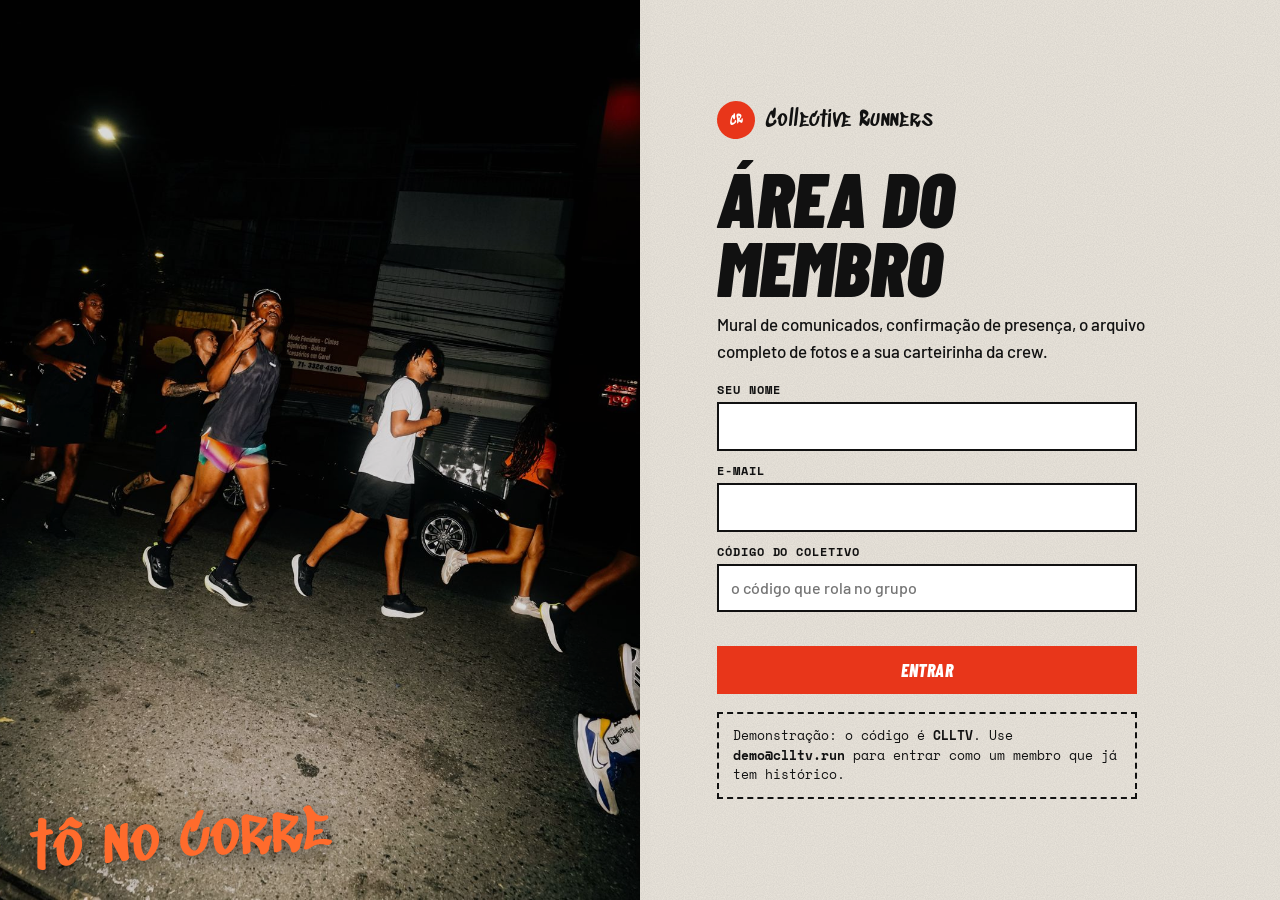
<file: membro.html>
<!doctype html>
<html lang="pt-BR">
<head>
<meta charset="utf-8">
<meta name="viewport" content="width=device-width,initial-scale=1">
<title>Área do membro · Collective Runners</title>
<meta name="theme-color" content="#111111">
<link rel="icon" href="data:image/svg+xml,%3Csvg xmlns='http://www.w3.org/2000/svg' viewBox='0 0 64 64'%3E%3Ccircle cx='32' cy='32' r='30' fill='%23E8361A'/%3E%3Ctext x='32' y='42' font-size='26' text-anchor='middle' fill='white' font-family='Arial Black' font-style='italic'%3ECR%3C/text%3E%3C/svg%3E">
<link rel="preconnect" href="https://fonts.googleapis.com"><link rel="preconnect" href="https://fonts.gstatic.com" crossorigin>
<link href="https://fonts.googleapis.com/css2?family=Barlow+Condensed:ital,wght@0,700;0,800;1,800;1,900&family=Barlow:wght@400;500;600;700&family=Space+Mono:wght@400;700&family=Sedgwick+Ave+Display&display=swap" rel="stylesheet">
<link rel="stylesheet" href="assets/base.css?v=20261124152021">
<link rel="stylesheet" href="assets/app.css?v=20261124152021">
</head>
<body class="app">

<!-- Entrada -->
<section class="entrada" id="telaEntrada" hidden>
  <div class="foto"><img src="fotos/after-baile-corre/09.jpg" alt="Corredores à noite em Salvador"><span>tô no corre</span></div>
  <div class="form">
    <a class="marca" href="index.html"><span class="selo">CR</span><b>Collective Runners</b></a>
    <h1>Área do<br>membro</h1>
    <p>Mural de comunicados, confirmação de presença, o arquivo completo de fotos e a sua carteirinha da crew.</p>
    <form id="formEntrar">
      <div class="campo"><label for="eNome">Seu nome</label><input id="eNome" required autocomplete="name"></div>
      <div class="campo"><label for="eEmail">E-mail</label><input id="eEmail" type="email" required autocomplete="email"></div>
      <div class="campo"><label for="eCod">Código do coletivo</label><input id="eCod" required autocomplete="off" placeholder="o código que rola no grupo"></div>
      <p class="erro" id="eErro" role="alert"></p>
      <button class="btn brasa" style="width:100%">Entrar</button>
    </form>
    <div class="dica-demo">Demonstração: o código é <b>CLLTV</b>. Use <b>demo@clltv.run</b> para entrar como um membro que já tem histórico.</div>
  </div>
</section>

<!-- App -->
<div id="telaApp" hidden>
  <header class="app-topo">
    <div class="wrap">
      <a class="marca" href="index.html"><span class="selo">CR</span><b>Collective Runners</b></a>
      <div class="quem"><span id="quemNome"></span><button id="sair">Sair</button></div>
    </div>
  </header>
  <main class="wrap">
    <div class="abas" role="tablist">
      <button role="tab" data-aba="mural" aria-selected="true">Mural <span class="n" id="nMural"></span></button>
      <button role="tab" data-aba="agenda" aria-selected="false">Agenda</button>
      <button role="tab" data-aba="dossie" aria-selected="false">Dossiê</button>
      <button role="tab" data-aba="carteira" aria-selected="false">Carteirinha</button>
    </div>

    <section class="painel-sec" data-sec="mural">
      <div class="cab-sec"><h2>Mural</h2><p>Comunicados da coordenação. Os marcados “Membros” só aparecem aqui dentro.</p></div>
      <div class="mural" id="mural"></div>
    </section>

    <section class="painel-sec" data-sec="agenda" hidden>
      <div class="cab-sec"><h2>Agenda</h2><p>Confirma que vai colar: ajuda a organizar puxadores e quem fecha o pelotão. Nos que já rolaram, marca que você foi.</p></div>
      <div class="corres" id="corres"></div>
    </section>

    <section class="painel-sec" data-sec="dossie" hidden>
      <div class="cab-sec"><h2 id="dosTit">Dossiê</h2><p id="dosSub">Todos os rolos, inclusive os que só os membros veem.</p></div>
      <button class="btn vazado peq" id="voltarAlbuns" hidden style="margin-bottom:16px">← Todos os álbuns</button>
      <div class="albuns" id="albuns"></div>
      <div class="grade-fotos" id="gradeFotos" hidden></div>
    </section>

    <section class="painel-sec" data-sec="carteira" hidden>
      <div class="cab-sec"><h2>Carteirinha</h2><p>Mostra no celular nos parceiros e nos encontros.</p></div>
      <div class="carteira-area">
        <div class="carteira" id="carteira"></div>
        <div>
          <div class="stats" id="stats"></div>
          <div class="selos" id="selos"></div>
          <div class="caixa-p" style="margin-top:22px;background:var(--tinta);color:var(--papel);border-color:var(--tinta)"><b class="titulo" style="font-size:28px;display:block">Benefício na loja</b><p id="benef" style="margin:8px 0 14px"></p><a class="btn brasa peq" href="loja.html">Abrir a loja</a></div>
          <div id="meusPed" style="margin-top:18px"></div>
        </div>
      </div>
    </section>
  </main>
</div>

<div class="toast" id="toast" role="status"></div>
<script src="assets/dados.js?v=20261124152021"></script>
<script src="assets/membro.js?v=20261124152021"></script>
</body>
</html>
</file>
<file: assets/base.css>
/* Collective Runners — base compartilhada (site, membro, painel) */
:root{
  --papel:#ECE7DE; --papel-2:#E2DCD1; --tinta:#111111; --tinta-2:#3A3835;
  --brasa:#E8361A; --bandeira:#FF6B2C; --rosa:#F49AC1; --noite:#0B0B0C; --noite-2:#18181A;
  --ok:#1F8A4C; --linha:rgba(17,17,17,.16);
  --f-titulo:'Barlow Condensed',system-ui,sans-serif;
  --f-corpo:'Barlow',system-ui,sans-serif;
  --f-mono:'Space Mono',ui-monospace,monospace;
  --f-grafite:'Sedgwick Ave Display','Barlow Condensed',cursive;
  --grao:url("data:image/svg+xml,%3Csvg xmlns='http://www.w3.org/2000/svg' width='160' height='160'%3E%3Cfilter id='n'%3E%3CfeTurbulence type='fractalNoise' baseFrequency='.9' numOctaves='2' stitchTiles='stitch'/%3E%3CfeColorMatrix values='0 0 0 0 0 0 0 0 0 0 0 0 0 0 0 0 0 0 .09 0'/%3E%3C/filter%3E%3Crect width='100%25' height='100%25' filter='url(%23n)'/%3E%3C/svg%3E");
}
*{box-sizing:border-box;margin:0;padding:0}
[hidden]{display:none!important}
html{scroll-behavior:smooth;-webkit-text-size-adjust:100%}
body{background:var(--papel) var(--grao);color:var(--tinta);font:500 17px/1.55 var(--f-corpo);overflow-x:hidden}
img{max-width:100%;display:block}
a{color:inherit}
button,input,select,textarea{font:inherit;color:inherit}
button{cursor:pointer}
.mono{font-family:var(--f-mono);letter-spacing:.02em}
.grafite{font-family:var(--f-grafite);font-weight:400}
.titulo{font-family:var(--f-titulo);font-weight:900;font-style:italic;text-transform:uppercase;line-height:.88;letter-spacing:-.01em}
.wrap{width:min(1180px,100% - 32px);margin-inline:auto}
:focus-visible{outline:3px solid var(--bandeira);outline-offset:3px}

/* Marca */
.marca{display:inline-flex;align-items:center;gap:10px;text-decoration:none}
.marca .selo{width:38px;height:38px;border-radius:50%;background:var(--brasa);display:grid;place-items:center;color:#fff;font:400 13px/1 var(--f-grafite);transform:rotate(-8deg);flex:none}
.marca b{font:400 22px/1 var(--f-grafite);letter-spacing:.01em}

/* Botões */
.btn{display:inline-flex;align-items:center;justify-content:center;gap:8px;min-height:48px;padding:0 22px;border:2px solid var(--tinta);background:var(--tinta);color:var(--papel);font:800 italic 18px/1 var(--f-titulo);text-transform:uppercase;letter-spacing:.02em;text-decoration:none;border-radius:0;transition:transform .15s,background .15s}
.btn:hover{transform:translate(-2px,-2px);box-shadow:4px 4px 0 var(--brasa)}
.btn.brasa{background:var(--brasa);border-color:var(--brasa);color:#fff}
.btn.vazado{background:transparent;color:inherit}
.btn.peq{min-height:38px;padding:0 14px;font-size:15px}
.btn[disabled]{opacity:.45;pointer-events:none}

/* Formulários */
.campo{display:grid;gap:6px;margin-bottom:14px}
.campo label{font:700 12px/1 var(--f-mono);text-transform:uppercase;letter-spacing:.08em}
.campo input,.campo select,.campo textarea{width:100%;min-height:46px;padding:10px 12px;border:2px solid var(--tinta);background:#fff;border-radius:0;font-size:16px}
.campo textarea{min-height:110px;resize:vertical}
.check{display:flex;gap:10px;align-items:center;font-weight:600}
.check input{width:20px;height:20px;accent-color:var(--brasa)}

/* Etiqueta */
.tag{display:inline-block;padding:3px 8px;border:1.5px solid currentColor;font:700 11px/1.2 var(--f-mono);text-transform:uppercase;letter-spacing:.08em}
.tag.brasa{background:var(--brasa);border-color:var(--brasa);color:#fff}
.tag.rosa{background:var(--rosa);border-color:var(--rosa);color:var(--tinta)}

/* Toast */
.toast{position:fixed;left:50%;bottom:22px;transform:translate(-50%,140%);background:var(--tinta);color:var(--papel);padding:14px 20px;font:700 15px/1.3 var(--f-mono);z-index:90;transition:transform .3s,visibility .3s;max-width:calc(100% - 32px);visibility:hidden;transform:translate(-50%,calc(100% + 40px))}
.toast.on{transform:translate(-50%,0);visibility:visible}

/* Lightbox */
.lb{position:fixed;inset:0;background:rgba(8,8,9,.96);z-index:100;display:none;align-items:center;justify-content:center;padding:56px 12px}
.lb.on{display:flex}
.lb figure{max-width:min(1100px,100%);max-height:100%;display:grid;gap:10px;justify-items:center}
.lb img{max-height:calc(100vh - 140px);width:auto;object-fit:contain}
.lb figcaption{color:#ddd;font:400 13px var(--f-mono)}
.lb button{position:absolute;background:none;border:0;color:#fff;font-size:44px;line-height:1;width:56px;height:56px}
.lb-x{top:8px;right:8px}.lb-p{left:4px;top:50%;transform:translateY(-50%)}.lb-n{right:4px;top:50%;transform:translateY(-50%)}

@media (prefers-reduced-motion:reduce){*{animation:none!important;transition:none!important;scroll-behavior:auto!important}}
</file>
<file: assets/site.css>
/* Site público */
.topo{position:fixed;inset:0 0 auto;z-index:50;transition:background .25s,color .25s,box-shadow .25s;color:#fff}
.topo .wrap{display:flex;align-items:center;justify-content:space-between;gap:16px;height:68px}
.topo nav{display:flex;gap:22px;align-items:center}
.topo nav a{text-decoration:none;font:800 italic 17px/1 var(--f-titulo);text-transform:uppercase;letter-spacing:.03em}
.topo nav a:hover{color:var(--bandeira)}
.topo.claro{background:var(--papel) var(--grao);color:var(--tinta);box-shadow:0 1px 0 var(--linha)}
.topo .btn{min-height:40px;font-size:15px;padding:0 14px;background:var(--brasa);border-color:var(--brasa);color:#fff}
.menu-btn{display:none;background:none;border:0;width:44px;height:44px;font:800 italic 15px var(--f-titulo);text-transform:uppercase}
@media (max-width:860px){
  .topo nav{position:fixed;inset:68px 0 auto;background:var(--tinta);color:var(--papel);flex-direction:column;align-items:flex-start;padding:18px 16px 24px;gap:18px;transform:translateY(-130%);transition:transform .25s}
  .topo nav a{font-size:26px}
  .topo nav.on{transform:none}
  .menu-btn{display:block}
}

/* ===== CENA-ASSINATURA ===== */
.cena{height:520vh;position:relative;background:var(--noite);color:#fff}
.cena-sticky{position:sticky;top:0;height:100vh;height:100svh;overflow:hidden}
.cena-bg{position:absolute;inset:0;width:100%;height:100%;object-fit:cover;opacity:.42;filter:grayscale(.3) contrast(1.1);transform-origin:50% 60%}
.cena-bg-veu{position:absolute;inset:0;background:radial-gradient(ellipse at 50% 55%,rgba(11,11,12,.35),rgba(11,11,12,.92) 75%)}
.rota{position:absolute;left:50%;top:50%;width:min(92vw,86vh);height:min(92vw,86vh);transform:translate(-50%,-50%)}
.rota .trilha{fill:none;stroke:rgba(255,255,255,.22);stroke-width:5;stroke-dasharray:2 14;stroke-linecap:round}
.rota .feito{fill:none;stroke:var(--brasa);stroke-width:7;stroke-linecap:round;filter:drop-shadow(0 0 10px rgba(232,54,26,.7))}
.rota .corredor{fill:#fff;transition:fill .4s}
.rota .corredor.atrasado{fill:var(--rosa)}
.rota.juntos .corredor{fill:var(--bandeira)}
.rota .pino{fill:var(--brasa)}
.rota text{font:700 22px var(--f-mono);fill:#fff;letter-spacing:.04em}
.rota .halo{fill:none;stroke:var(--rosa);stroke-width:3;opacity:0}
.cena-chegada{position:absolute;inset:0;clip-path:circle(0 at 80% 17%);will-change:clip-path}
.cena-chegada img{width:100%;height:100%;object-fit:cover;object-position:50% 40%}
.cena-chegada::after{content:"";position:absolute;inset:0;background:linear-gradient(180deg,rgba(11,11,12,.15) 30%,rgba(11,11,12,.85))}
.cena-hud{position:absolute;top:84px;right:16px;display:grid;gap:2px;text-align:right;font:700 13px/1.35 var(--f-mono);text-transform:uppercase;letter-spacing:.08em;z-index:3}
.cena-hud .km{font:900 italic clamp(44px,7vw,84px)/.9 var(--f-titulo);color:var(--bandeira);letter-spacing:-.01em}
.frase{position:absolute;left:max(16px,calc((100vw - 1180px)/2));bottom:12vh;max-width:min(760px,calc(100% - 32px));opacity:0;transform:translateY(24px);z-index:3;pointer-events:none}
.frase.on{pointer-events:auto}
.frase h1,.frase h2{font:900 italic clamp(46px,8.4vw,118px)/.86 var(--f-titulo);text-transform:uppercase;text-shadow:0 4px 30px rgba(0,0,0,.6)}
.frase p{font:600 clamp(17px,2vw,21px)/1.4 var(--f-corpo);margin-top:14px;max-width:520px;text-shadow:0 2px 14px rgba(0,0,0,.8)}
.frase .grafite{font-size:clamp(46px,9vw,124px);line-height:1;color:var(--bandeira);text-shadow:0 4px 30px rgba(0,0,0,.7);transform:rotate(-4deg);display:inline-block}
.frase .acoes{display:flex;gap:12px;flex-wrap:wrap;margin-top:22px}
.frase .btn.vazado{border-color:#fff;color:#fff}
.rolar{position:absolute;left:50%;bottom:18px;transform:translateX(-50%);font:700 12px var(--f-mono);letter-spacing:.2em;text-transform:uppercase;opacity:.8;z-index:3;animation:pulo 1.6s infinite}
@keyframes pulo{50%{transform:translate(-50%,6px)}}
@media (min-width:861px){.rota{left:66%;width:min(70vw,84vh);height:min(70vw,84vh)}}
.cena-chegada img{object-position:50% 72%}
@media (max-width:640px){
  .cena-hud{top:76px}
  .frase{bottom:9vh}
  .rota{top:44%}
}

/* ===== MANIFESTO ===== */
.manifesto{padding:120px 0 90px;position:relative}
.manifesto .wrap{display:grid;grid-template-columns:minmax(0,1.4fr) minmax(0,.8fr);gap:40px;align-items:end}
.manifesto h2{font-size:clamp(50px,8vw,112px)}
.manifesto h2 em{color:var(--brasa);font-style:inherit}
.manifesto .texto{font-size:20px;max-width:640px;margin-top:28px}
.manifesto .texto strong{background:linear-gradient(transparent 60%,rgba(255,107,44,.45) 60%)}
.manifesto .mascote{width:min(330px,80%);justify-self:center;transform:rotate(4deg);animation:corre 0.9s steps(2) infinite}
@keyframes corre{50%{transform:rotate(1deg) translateY(-6px)}}
.numeros{display:grid;grid-template-columns:repeat(4,minmax(0,1fr));border-top:3px solid var(--tinta);border-bottom:3px solid var(--tinta);margin-top:70px}
.numeros div{padding:20px 16px;border-right:1px solid var(--linha)}
.numeros div:last-child{border-right:0}
.numeros b{display:block;font:900 italic clamp(40px,5vw,64px)/.9 var(--f-titulo);color:var(--brasa)}
.numeros span{font:700 12px/1.3 var(--f-mono);text-transform:uppercase;letter-spacing:.06em}
@media (max-width:860px){
  .manifesto .wrap{grid-template-columns:minmax(0,1fr)}
  .manifesto .mascote{width:200px;justify-self:end;margin-top:-20px}
  .numeros{grid-template-columns:repeat(2,minmax(0,1fr))}
  .numeros div:nth-child(2){border-right:0}
  .numeros div:nth-child(-n+2){border-bottom:1px solid var(--linha)}
}

/* ===== AGENDA (cartaz) ===== */
.agenda{padding:40px 0 110px}
.cartaz{display:grid;grid-template-columns:minmax(0,.9fr) minmax(0,1.3fr);gap:36px;align-items:start}
.cartaz h2{font-size:clamp(64px,10vw,140px);color:var(--brasa)}
.cartaz .sub{font:900 italic 28px/1 var(--f-titulo);text-transform:uppercase;margin-top:8px}
.cartaz .gratis{margin-top:22px;font:700 14px/1.4 var(--f-mono);text-transform:uppercase}
.folha{background:#fff;padding:26px 26px 18px;box-shadow:8px 8px 0 var(--tinta);transform:rotate(-.6deg)}
.linha-corre{display:grid;grid-template-columns:auto minmax(0,1fr);gap:6px 22px;align-items:center;padding:18px 0;border-bottom:1.5px solid var(--tinta)}
.linha-corre:last-of-type{border-bottom:0}
.linha-corre .dia{font:900 italic clamp(34px,4.4vw,48px)/.9 var(--f-titulo);color:var(--brasa);white-space:nowrap}
.linha-corre .nome{font:700 15px/1.35 var(--f-mono);text-transform:uppercase}
.linha-corre .onde{font:400 13px/1.4 var(--f-mono);text-transform:uppercase;color:var(--tinta-2)}
.linha-corre .extra{grid-column:1/-1;display:flex;flex-wrap:wrap;gap:10px;align-items:center;margin-top:6px}
.linha-corre.proximo{background:var(--tinta);color:#fff;margin:0 -26px;padding:22px 26px}
.linha-corre.proximo .onde{color:#cfcac2}
.contagem{font:700 13px var(--f-mono);text-transform:uppercase;letter-spacing:.05em;color:var(--bandeira)}
.ja-rolou{margin-top:26px}
.ja-rolou summary{font:800 italic 20px var(--f-titulo);text-transform:uppercase;cursor:pointer;list-style:none}
.ja-rolou summary::before{content:"+ "}
.ja-rolou[open] summary::before{content:"− "}
.ja-rolou .linha-corre{opacity:.75}
@media (max-width:860px){.cartaz{grid-template-columns:minmax(0,1fr)}.folha{padding:18px 18px 10px}.linha-corre.proximo{margin:0 -18px;padding:20px 18px}}

/* ===== FRENTES ===== */
.frentes{background:var(--tinta);color:var(--papel);padding:100px 0 110px;overflow:hidden}
.frentes h2{font-size:clamp(54px,8vw,110px)}
.frentes .intro{display:flex;justify-content:space-between;align-items:end;gap:24px;flex-wrap:wrap}
.frentes .intro p{max-width:420px;color:#cfcac2}
.trilho{display:flex;gap:18px;overflow-x:auto;scroll-snap-type:x mandatory;padding:40px max(16px,calc((100vw - 1180px)/2)) 20px;scrollbar-width:thin}
.frente{flex:none;scroll-snap-align:start;position:relative;height:460px;background:var(--noite-2);overflow:hidden;display:flex;flex-direction:column;justify-content:flex-end}
.frente.larga{width:min(560px,86vw)}.frente.media{width:min(400px,78vw)}.frente.estreita{width:min(300px,70vw)}
.frente img{position:absolute;inset:0;width:100%;height:100%;object-fit:cover;transition:transform .6s}
.frente:hover img{transform:scale(1.05)}
.frente::after{content:"";position:absolute;inset:0;background:linear-gradient(180deg,transparent 35%,rgba(0,0,0,.88))}
.frente .info{position:relative;z-index:1;padding:22px}
.frente h3{font:900 italic 44px/.9 var(--f-titulo);text-transform:uppercase}
.frente p{margin-top:8px;font-size:16px;color:#e6e1d8}
.frente.papel{background:var(--bandeira);color:var(--tinta);justify-content:space-between}
.frente.papel::after{display:none}
.frente.papel .info:first-child{padding-bottom:0}
.frente.papel p{color:var(--tinta)}
.frente.papel .grafite{font-size:64px;line-height:1;padding:22px}
.frente.rosa{background:var(--rosa)}

/* ===== DOSSIÊ (filme) ===== */
.dossie{background:var(--noite);color:#fff;padding:100px 0 110px}
.dossie h2{font-size:clamp(60px,10vw,140px)}
.dossie .intro{display:flex;justify-content:space-between;align-items:end;gap:20px;flex-wrap:wrap;margin-bottom:46px}
.dossie .intro p{max-width:440px;color:#bdb8b0}
.rolo{margin-bottom:46px}
.rolo-cab{display:flex;justify-content:space-between;align-items:baseline;gap:12px;flex-wrap:wrap;border-bottom:1px solid #333;padding-bottom:10px;margin-bottom:0}
.rolo-cab h3{font:900 italic clamp(26px,3.4vw,38px)/1 var(--f-titulo);text-transform:uppercase}
.rolo-cab span{font:400 12px/1.4 var(--f-mono);color:#a7a29a;text-transform:uppercase;letter-spacing:.06em}
.filme{display:flex;gap:6px;overflow-x:auto;background:#1b1a18;padding:22px 10px;position:relative;scrollbar-width:thin;
  background-image:radial-gradient(circle at 50% 50%,#0b0b0c 3px,transparent 3.5px),radial-gradient(circle at 50% 50%,#0b0b0c 3px,transparent 3.5px);
  background-size:18px 14px,18px 14px;background-position:0 3px,0 calc(100% - 3px);background-repeat:repeat-x}
.filme button{flex:none;border:0;padding:0;background:none;position:relative;height:200px}
.filme img{height:100%;width:auto;aspect-ratio:4/5;object-fit:cover;filter:saturate(.95);transition:filter .2s,transform .2s}
.filme button:hover img{filter:saturate(1.2);transform:translateY(-3px)}
.filme button span{position:absolute;left:6px;bottom:4px;font:700 10px var(--f-mono);color:var(--bandeira)}
.rolo.trancado .filme{filter:blur(10px) brightness(.5);pointer-events:none}
.rolo.trancado{position:relative}
.cadeado{position:absolute;left:50%;top:58%;transform:translate(-50%,-50%);text-align:center;z-index:2;background:var(--papel);color:var(--tinta);padding:16px 20px;box-shadow:6px 6px 0 var(--brasa);width:min(360px,90%)}
.cadeado b{display:block;font:900 italic 24px/1 var(--f-titulo);text-transform:uppercase;margin-bottom:6px}
@media (max-width:640px){.filme button{height:150px}}

/* ===== HISTÓRIA ===== */
.historia{padding:110px 0}
.historia .wrap{display:grid;grid-template-columns:minmax(0,.8fr) minmax(0,1.4fr);gap:50px}
.historia h2{font-size:clamp(56px,8vw,110px);position:sticky;top:100px}
.historia .aviso{font:400 13px/1.5 var(--f-mono);margin-top:18px;max-width:320px;position:sticky;top:330px}
.percurso{position:relative;padding-left:40px;border-left:4px dashed var(--brasa)}
.ponto{position:relative;padding-bottom:46px}
.ponto::before{content:"";position:absolute;left:-52px;top:4px;width:20px;height:20px;border-radius:50%;background:var(--brasa);border:4px solid var(--papel);box-shadow:0 0 0 2px var(--brasa)}
.ponto .quando{font:700 13px var(--f-mono);text-transform:uppercase;letter-spacing:.08em;color:var(--brasa)}
.ponto h3{font:900 italic clamp(30px,3.6vw,44px)/.95 var(--f-titulo);text-transform:uppercase;margin:6px 0 10px}
.ponto p{max-width:560px}
.ponto img{margin-top:16px;width:min(420px,100%);aspect-ratio:4/3;object-fit:cover;box-shadow:6px 6px 0 var(--tinta)}
.ponto.fim::before{background:var(--tinta);box-shadow:0 0 0 2px var(--tinta)}
@media (max-width:860px){.historia .wrap{grid-template-columns:minmax(0,1fr)}.historia h2,.historia .aviso{position:static}}

/* ===== DICAS ===== */
.dicas{background:var(--papel-2) var(--grao);padding:90px 0;border-top:3px solid var(--tinta);border-bottom:3px solid var(--tinta)}
.dicas .wrap{display:grid;grid-template-columns:minmax(0,1fr) minmax(0,.9fr) minmax(0,1fr);gap:20px;align-items:center}
.dicas h2{grid-column:1/-1;text-align:center;font:400 clamp(54px,8vw,104px)/1 var(--f-grafite);color:var(--brasa);margin-bottom:10px}
.dicas .col{display:grid;gap:44px}
.dica{text-align:center;font:700 15px/1.35 var(--f-mono);text-transform:uppercase}
.dica i{display:block;font-style:normal;font-size:40px;margin-bottom:6px}
.dicas img{width:min(320px,100%);margin-inline:auto}
.dicas .rodape{grid-column:1/-1;text-align:center;font:400 clamp(40px,6vw,72px)/1 var(--f-grafite);color:var(--brasa)}
.dicas .rodape small{display:block;font:700 13px var(--f-mono);color:var(--tinta);text-transform:uppercase;letter-spacing:.1em}
@media (max-width:760px){.dicas .wrap{grid-template-columns:repeat(2,minmax(0,1fr))}.dicas img{grid-column:1/-1;grid-row:2;width:220px}.dicas .col{gap:24px}}

/* ===== LOJA ===== */
.loja{padding:110px 0}
.loja .intro{display:flex;justify-content:space-between;align-items:end;gap:20px;flex-wrap:wrap;margin-bottom:36px}
.loja h2{font-size:clamp(56px,8vw,110px)}
.loja .intro p{max-width:420px}
.vitrine{display:grid;grid-template-columns:repeat(4,minmax(0,1fr));gap:18px}
.peca{background:#fff;border:2px solid var(--tinta);display:flex;flex-direction:column;min-width:0}
.peca .foto{position:relative;aspect-ratio:4/5;overflow:hidden;background:var(--papel-2)}
.peca .foto img{width:100%;height:100%;object-fit:cover}
.peca .foto .tag{position:absolute;top:10px;left:10px;background:#fff}
.peca .foto .tag.brasa{background:var(--brasa)}
.peca .corpo{padding:14px;display:flex;flex-direction:column;gap:6px;flex:1}
.peca h3{font:900 italic 24px/1 var(--f-titulo);text-transform:uppercase}
.peca p{font-size:15px;color:var(--tinta-2);flex:1}
.peca .preco{font:700 15px var(--f-mono)}
.peca .btn{margin-top:6px;width:100%}
@media (max-width:960px){.vitrine{grid-template-columns:repeat(2,minmax(0,1fr))}}
@media (max-width:420px){.peca h3{font-size:20px}.peca .corpo{padding:10px}}

/* ===== CUPONS ===== */
.cupons{padding:0 0 110px}
.cupons h2{font-size:clamp(44px,6vw,80px);margin-bottom:26px}
.tickets{display:grid;grid-template-columns:repeat(3,minmax(0,1fr));gap:18px}
.ticket{display:grid;grid-template-columns:minmax(0,1fr) auto;background:var(--tinta);color:var(--papel);position:relative}
.ticket .esq{padding:20px}
.ticket .esq b{display:block;font:900 italic 26px/1 var(--f-titulo);text-transform:uppercase}
.ticket .esq a{font:400 13px var(--f-mono);color:#bdb8b0}
.ticket .dir{border-left:3px dashed var(--papel);padding:16px;display:grid;place-items:center;text-align:center;min-width:120px}
.ticket .pct{font:900 italic 40px/1 var(--f-titulo);color:var(--bandeira)}
.ticket button{background:var(--papel);color:var(--tinta);border:0;font:700 12px var(--f-mono);padding:8px 10px;margin-top:8px}
.apoios{margin-top:46px;display:flex;flex-wrap:wrap;gap:10px 26px;font:900 italic clamp(22px,3vw,34px)/1.1 var(--f-titulo);text-transform:uppercase;color:var(--tinta-2)}
.apoios span:nth-child(3n+1){color:var(--brasa)}
@media (max-width:860px){.tickets{grid-template-columns:minmax(0,1fr)}}

/* ===== CTA FINAL ===== */
.cola{background:var(--brasa);color:#fff;padding:110px 0 80px;position:relative;overflow:hidden}
.cola h2{font-size:clamp(70px,13vw,190px);color:var(--tinta)}
.cola h2 span{color:#fff}
.cola p{font-size:20px;max-width:560px;margin:22px 0 30px}
.cola .acoes{display:flex;gap:12px;flex-wrap:wrap}
.cola .btn{background:var(--tinta);border-color:var(--tinta)}
.cola .btn.vazado{background:transparent;border-color:#fff;color:#fff}
.cola .mascote{position:absolute;right:max(16px,calc((100vw - 1180px)/2));bottom:-10px;width:min(280px,30vw);transform:rotate(-6deg)}
@media (max-width:760px){.cola .mascote{position:static;width:170px;margin:30px 0 -90px auto}}
.rodape-site{background:var(--tinta);color:#bdb8b0;padding:34px 0;font:400 13px/1.6 var(--f-mono)}
.rodape-site .wrap{display:flex;justify-content:space-between;gap:16px;flex-wrap:wrap}
.rodape-site a{color:#fff}

/* Modal */
.modal{position:fixed;inset:0;background:rgba(11,11,12,.72);z-index:80;display:none;align-items:center;justify-content:center;padding:16px}
.modal.on{display:flex}
.modal .caixa{background:var(--papel) var(--grao);width:min(460px,100%);padding:26px;box-shadow:8px 8px 0 var(--brasa);position:relative}
.modal h3{font:900 italic 34px/1 var(--f-titulo);text-transform:uppercase;margin-bottom:6px}
.modal .fechar{position:absolute;top:8px;right:10px;background:none;border:0;font-size:30px}

/* revelação suave (só onde faz sentido) */
.sobe{opacity:0;transform:translateY(30px);transition:opacity .7s,transform .7s}
.sobe.vis{opacity:1;transform:none}
</file>
<file: assets/app.css>
/* Área do membro e painel master */
body.app{background:var(--papel) var(--grao);min-height:100vh}
.app-topo{background:var(--tinta);color:var(--papel);position:sticky;top:0;z-index:40}
.app-topo .wrap{display:flex;justify-content:space-between;align-items:center;height:64px;gap:12px}
.app-topo .quem{display:flex;align-items:center;gap:12px;font:700 13px var(--f-mono)}
.app-topo .quem button{background:none;border:1.5px solid var(--papel);color:var(--papel);padding:6px 10px;font:700 12px var(--f-mono);text-transform:uppercase}
.abas{display:flex;gap:4px;overflow-x:auto;border-bottom:3px solid var(--tinta);margin:28px 0 30px;scrollbar-width:none}
.abas button{flex:none;background:none;border:0;padding:12px 16px 10px;font:800 italic 20px/1 var(--f-titulo);text-transform:uppercase;letter-spacing:.02em;color:var(--tinta-2);position:relative}
.abas button[aria-selected=true]{background:var(--tinta);color:var(--papel)}
.abas button .n{display:inline-grid;place-items:center;min-width:20px;height:20px;padding:0 5px;background:var(--brasa);color:#fff;font:700 11px var(--f-mono);margin-left:6px;vertical-align:2px;border-radius:10px}
.painel-sec{padding-bottom:80px}
.cab-sec{display:flex;justify-content:space-between;align-items:end;gap:16px;flex-wrap:wrap;margin-bottom:20px}
.cab-sec h2{font:900 italic clamp(40px,6vw,64px)/.9 var(--f-titulo);text-transform:uppercase}
.cab-sec p{max-width:520px;color:var(--tinta-2)}

/* Login */
.entrada{min-height:100vh;display:grid;grid-template-columns:minmax(0,1fr) minmax(0,1fr)}
.entrada .foto{position:relative;overflow:hidden;background:var(--noite)}
.entrada .foto img{width:100%;height:100%;object-fit:cover;opacity:.85}
.entrada .foto span{position:absolute;left:28px;bottom:28px;color:#fff;font:400 clamp(40px,5vw,72px)/1 var(--f-grafite);color:var(--bandeira);transform:rotate(-4deg);text-shadow:0 4px 20px rgba(0,0,0,.6)}
.entrada .form{display:flex;flex-direction:column;justify-content:center;padding:40px max(24px,6vw)}
.entrada h1{font:900 italic clamp(48px,6vw,80px)/.9 var(--f-titulo);text-transform:uppercase;margin:24px 0 10px}
.entrada form{max-width:420px;margin-top:20px}
.dica-demo{margin-top:18px;padding:12px 14px;border:2px dashed var(--tinta);font:400 13px/1.5 var(--f-mono);max-width:420px}
.erro{color:var(--brasa);font:700 14px var(--f-mono);min-height:20px}
@media (max-width:760px){.entrada{grid-template-columns:minmax(0,1fr)}.entrada .foto{height:34vh}}

/* Mural */
.mural{display:grid;grid-template-columns:repeat(2,minmax(0,1fr));gap:18px}
.recado{background:#fff;border:2px solid var(--tinta);padding:20px;position:relative;min-width:0}
.recado.fixo{grid-column:1/-1;background:var(--tinta);color:var(--papel);box-shadow:8px 8px 0 var(--brasa)}
.recado .meta{display:flex;gap:10px;align-items:center;flex-wrap:wrap;font:700 12px var(--f-mono);text-transform:uppercase;margin-bottom:10px}
.recado h3{font:900 italic 30px/.95 var(--f-titulo);text-transform:uppercase;margin-bottom:8px}
.recado.fixo h3{font-size:clamp(32px,4vw,46px)}
.recado .reagir{margin-top:14px;display:flex;gap:8px;flex-wrap:wrap}
.recado .reagir button{border:1.5px solid currentColor;background:none;padding:6px 10px;font:700 13px var(--f-mono)}
.recado .reagir button.on{background:var(--brasa);border-color:var(--brasa);color:#fff}
@media (max-width:760px){.mural{grid-template-columns:minmax(0,1fr)}}

/* Agenda membro */
.corres{display:grid;gap:14px}
.corre{display:grid;grid-template-columns:110px minmax(0,1fr) auto;gap:18px;align-items:center;background:#fff;border:2px solid var(--tinta);padding:16px 18px}
.corre .dt{text-align:center;border-right:2px solid var(--tinta);padding-right:16px}
.corre .dt b{display:block;font:900 italic 46px/.9 var(--f-titulo);color:var(--brasa)}
.corre .dt span{font:700 12px var(--f-mono)}
.corre h3{font:900 italic 28px/1 var(--f-titulo);text-transform:uppercase}
.corre .onde{font:400 13px/1.5 var(--f-mono);color:var(--tinta-2)}
.corre .conf{font:700 12px var(--f-mono);margin-top:6px}
.corre.passado{opacity:.7;background:transparent}
@media (max-width:700px){.corre{grid-template-columns:76px minmax(0,1fr)}.corre .dt b{font-size:34px}.corre .acao{grid-column:1/-1}.corre .acao .btn{width:100%}}

/* Dossiê membro */
.albuns{display:grid;grid-template-columns:repeat(3,minmax(0,1fr));gap:18px}
.album{background:var(--tinta);color:var(--papel);border:0;text-align:left;padding:0;position:relative;min-width:0}
.album .capa{aspect-ratio:4/3;overflow:hidden}
.album .capa img{width:100%;height:100%;object-fit:cover;transition:transform .4s}
.album:hover .capa img{transform:scale(1.04)}
.album .txt{padding:14px 16px}
.album h3{font:900 italic 24px/1 var(--f-titulo);text-transform:uppercase}
.album span{font:400 12px var(--f-mono);color:#bdb8b0}
.album .tag{position:absolute;top:10px;left:10px;background:var(--papel);color:var(--tinta)}
.grade-fotos{display:grid;grid-template-columns:repeat(4,minmax(0,1fr));gap:8px}
.grade-fotos button{border:0;padding:0;background:var(--papel-2);aspect-ratio:4/5;overflow:hidden;min-width:0}
.grade-fotos img{width:100%;height:100%;object-fit:cover}
@media (max-width:860px){.albuns{grid-template-columns:repeat(2,minmax(0,1fr))}.grade-fotos{grid-template-columns:repeat(3,minmax(0,1fr))}}
@media (max-width:480px){.albuns{grid-template-columns:minmax(0,1fr)}.grade-fotos{grid-template-columns:repeat(2,minmax(0,1fr))}}

/* Carteirinha */
.carteira-area{display:grid;grid-template-columns:minmax(0,420px) minmax(0,1fr);gap:40px;align-items:start}
.carteira{aspect-ratio:1.586;background:var(--tinta);color:var(--papel);position:relative;overflow:hidden;padding:22px;display:flex;flex-direction:column;justify-content:space-between;box-shadow:10px 10px 0 var(--brasa)}
.carteira::before{content:"";position:absolute;right:-60px;top:-60px;width:220px;height:220px;border-radius:50%;background:var(--brasa)}
.carteira .topo-c{position:relative;display:flex;justify-content:space-between;align-items:start}
.carteira .grafite{font-size:26px;line-height:1}
.carteira .num{font:700 13px var(--f-mono);position:relative}
.carteira .nome{font:900 italic clamp(28px,4vw,38px)/.95 var(--f-titulo);text-transform:uppercase;position:relative}
.carteira .linha-c{display:flex;justify-content:space-between;align-items:end;gap:10px;position:relative;font:700 11px/1.4 var(--f-mono);text-transform:uppercase}
.carteira .qr{width:64px;height:64px;background:#fff;padding:4px;display:grid;grid-template-columns:repeat(9,1fr);flex:none}
.carteira .qr i{background:var(--tinta)}
.carteira .qr i.v{background:#fff}
.stats{display:grid;grid-template-columns:repeat(3,minmax(0,1fr));border:3px solid var(--tinta)}
.stats div{padding:18px;border-right:1px solid var(--linha)}
.stats div:last-child{border-right:0}
.stats b{display:block;font:900 italic 48px/.9 var(--f-titulo);color:var(--brasa)}
.stats span{font:700 12px var(--f-mono);text-transform:uppercase}
.selos{display:flex;flex-wrap:wrap;gap:10px;margin-top:20px}
.selo-c{border:2px solid var(--tinta);padding:8px 12px;font:800 italic 16px var(--f-titulo);text-transform:uppercase}
.selo-c.off{opacity:.35;border-style:dashed}
@media (max-width:860px){.carteira-area{grid-template-columns:minmax(0,1fr)}}

/* Tabelas do painel */
.tabela{width:100%;border-collapse:collapse;background:#fff;border:2px solid var(--tinta)}
.tabela th,.tabela td{padding:12px 14px;text-align:left;border-bottom:1px solid var(--linha);vertical-align:top}
.tabela th{background:var(--tinta);color:var(--papel);font:700 12px var(--f-mono);text-transform:uppercase;letter-spacing:.06em}
.tabela td .sub{display:block;font:400 12px var(--f-mono);color:var(--tinta-2)}
.tabela .acoes{display:flex;gap:6px;flex-wrap:wrap}
.rolagem-x{overflow-x:auto}
@media (max-width:700px){.tabela{min-width:680px}}
.kpis{display:grid;grid-template-columns:repeat(4,minmax(0,1fr));gap:14px;margin-bottom:28px}
.kpi{background:#fff;border:2px solid var(--tinta);padding:18px}
.kpi b{display:block;font:900 italic 52px/.9 var(--f-titulo)}
.kpi span{font:700 12px var(--f-mono);text-transform:uppercase}
.kpi.forte{background:var(--brasa);border-color:var(--brasa);color:#fff}
.duas{display:grid;grid-template-columns:minmax(0,1fr) minmax(0,1fr);gap:24px}
.caixa-p{background:#fff;border:2px solid var(--tinta);padding:20px}
.caixa-p h3{font:900 italic 26px/1 var(--f-titulo);text-transform:uppercase;margin-bottom:14px}
.lista-simples{list-style:none;display:grid;gap:10px}
.lista-simples li{display:flex;justify-content:space-between;gap:10px;border-bottom:1px dashed var(--linha);padding-bottom:8px}
.form-grade{display:grid;grid-template-columns:repeat(2,minmax(0,1fr));gap:0 16px}
.form-grade .inteiro{grid-column:1/-1}
.vazio{padding:30px;text-align:center;border:2px dashed var(--tinta);font:400 14px var(--f-mono)}
@media (max-width:860px){.kpis{grid-template-columns:repeat(2,minmax(0,1fr))}.duas,.form-grade{grid-template-columns:minmax(0,1fr)}}
.fotos-admin{display:grid;grid-template-columns:repeat(6,minmax(0,1fr));gap:6px;margin-top:12px}
.fotos-admin div{position:relative;aspect-ratio:1;min-width:0}
.fotos-admin img{width:100%;height:100%;object-fit:cover}
.fotos-admin button{position:absolute;top:3px;right:3px;width:24px;height:24px;border:0;background:var(--tinta);color:#fff;font-size:14px;line-height:1}
.fotos-admin .capa-b{left:3px;right:auto;width:auto;padding:0 6px;font:700 10px var(--f-mono)}
@media (max-width:700px){.fotos-admin{grid-template-columns:repeat(3,minmax(0,1fr))}}
.filtros-p{display:flex;gap:8px;flex-wrap:wrap;margin-bottom:14px}
.filtros-p button{border:2px solid var(--tinta);background:none;padding:6px 12px;font:800 italic 15px var(--f-titulo);text-transform:uppercase}
.filtros-p button[aria-pressed=true]{background:var(--tinta);color:var(--papel)}
.st{padding:6px;border:2px solid var(--tinta);font:700 12px var(--f-mono);background:#fff}
.st.novo{background:var(--rosa)}.st.pago{background:#d7f0dd}.st.separado{background:#ffe2c9}.st.entregue{background:var(--tinta);color:#fff}.st.cancelado{opacity:.5}
.ret-linha{display:grid;grid-template-columns:minmax(0,1fr) auto;gap:10px;padding:10px 0;border-bottom:1px dashed var(--linha)}
.ret-linha b{font:900 italic 20px var(--f-titulo);text-transform:uppercase}
@media print{.app-topo,.abas,[data-sec]:not([data-sec=pedidos]),#kpisLoja,#filtrosPed,.rolagem-x,.cab-sec p,#imprimirRet{display:none!important}body{background:#fff}}
.kpi b{font-size:clamp(30px,9vw,52px);overflow-wrap:anywhere}
</file>
